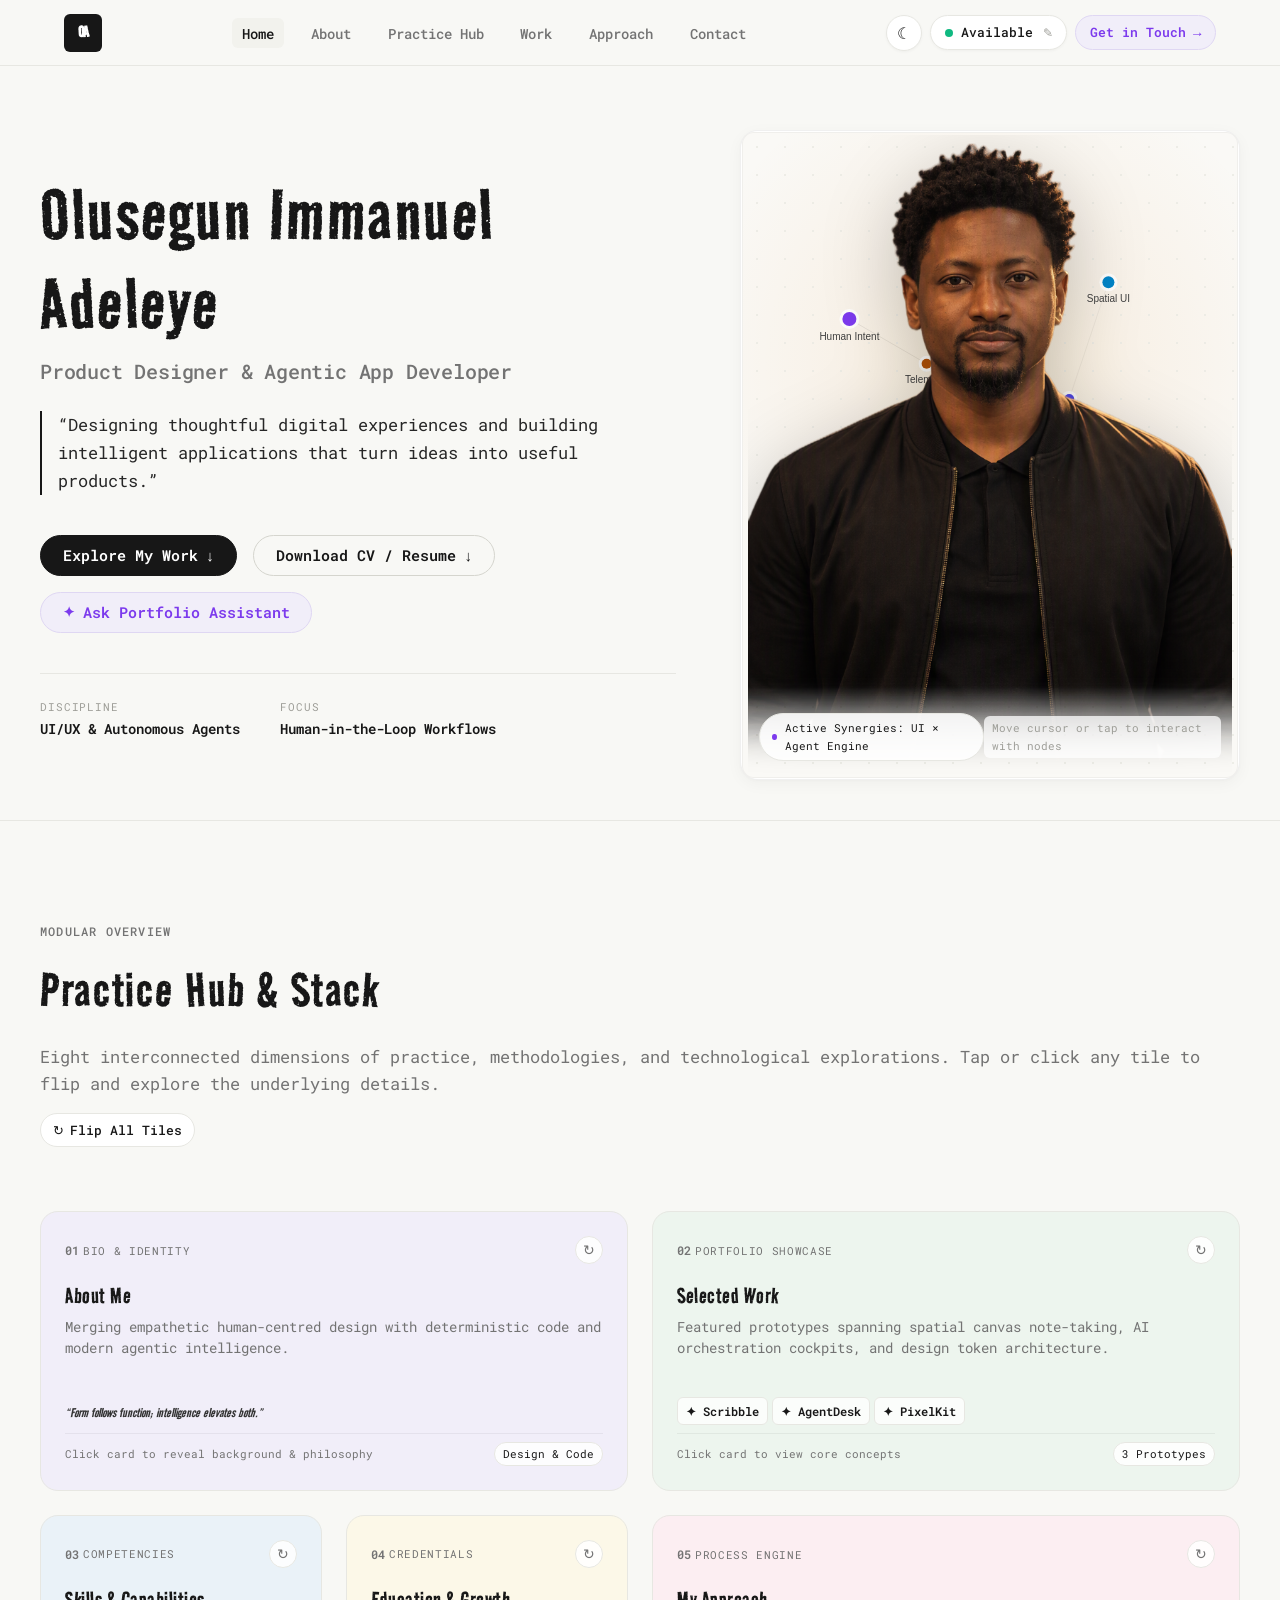
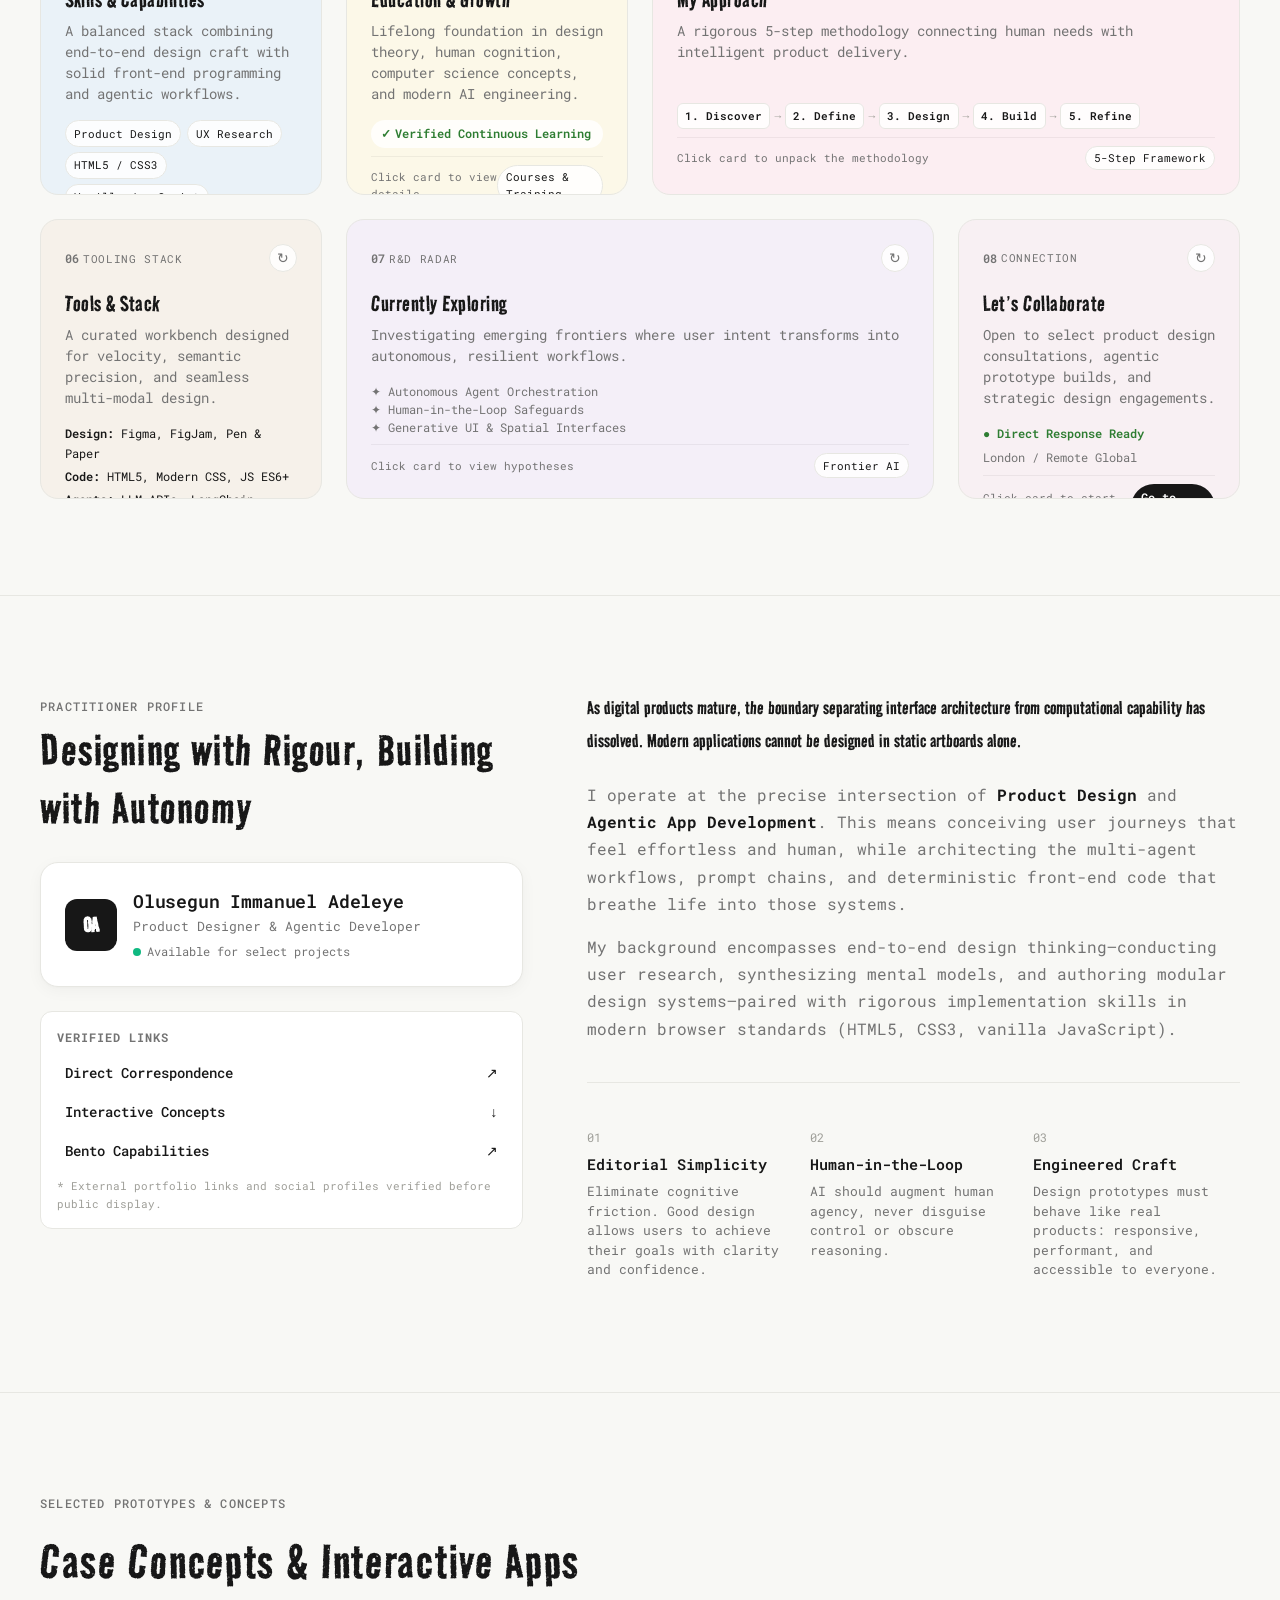
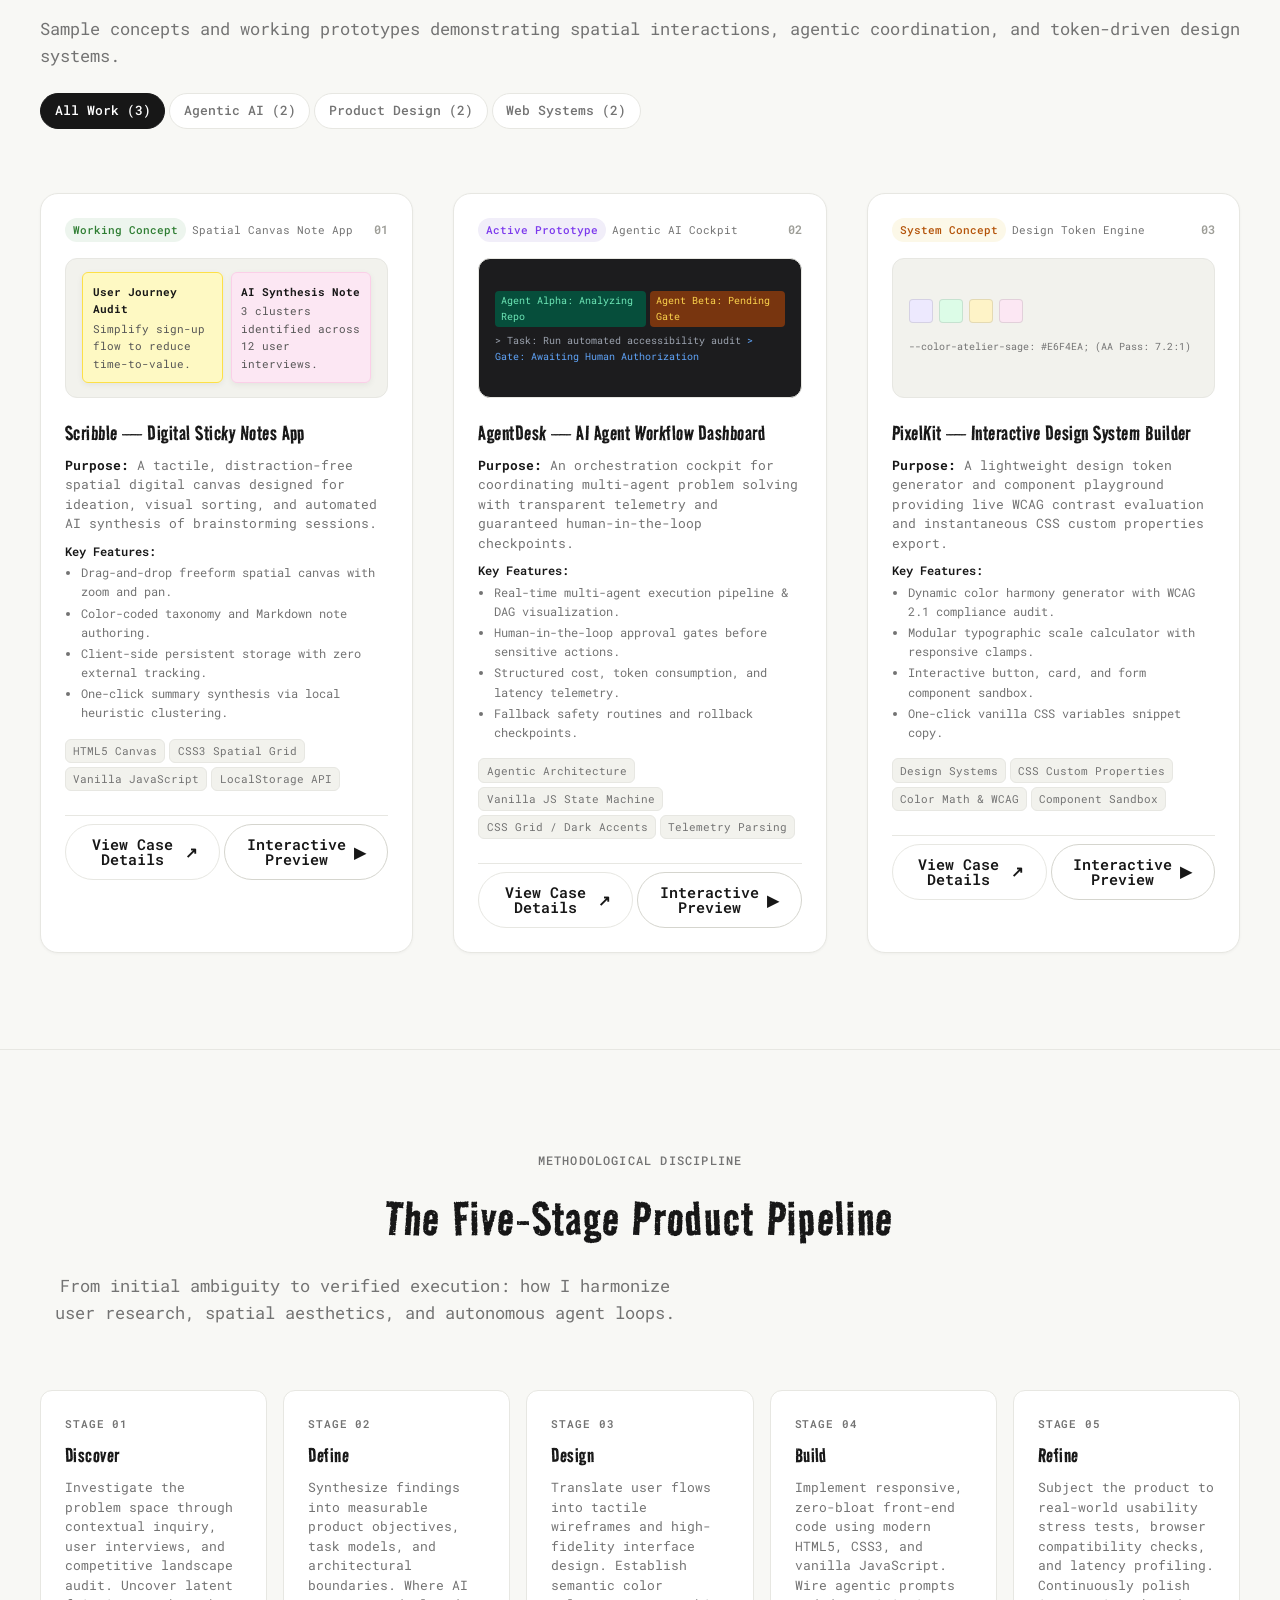
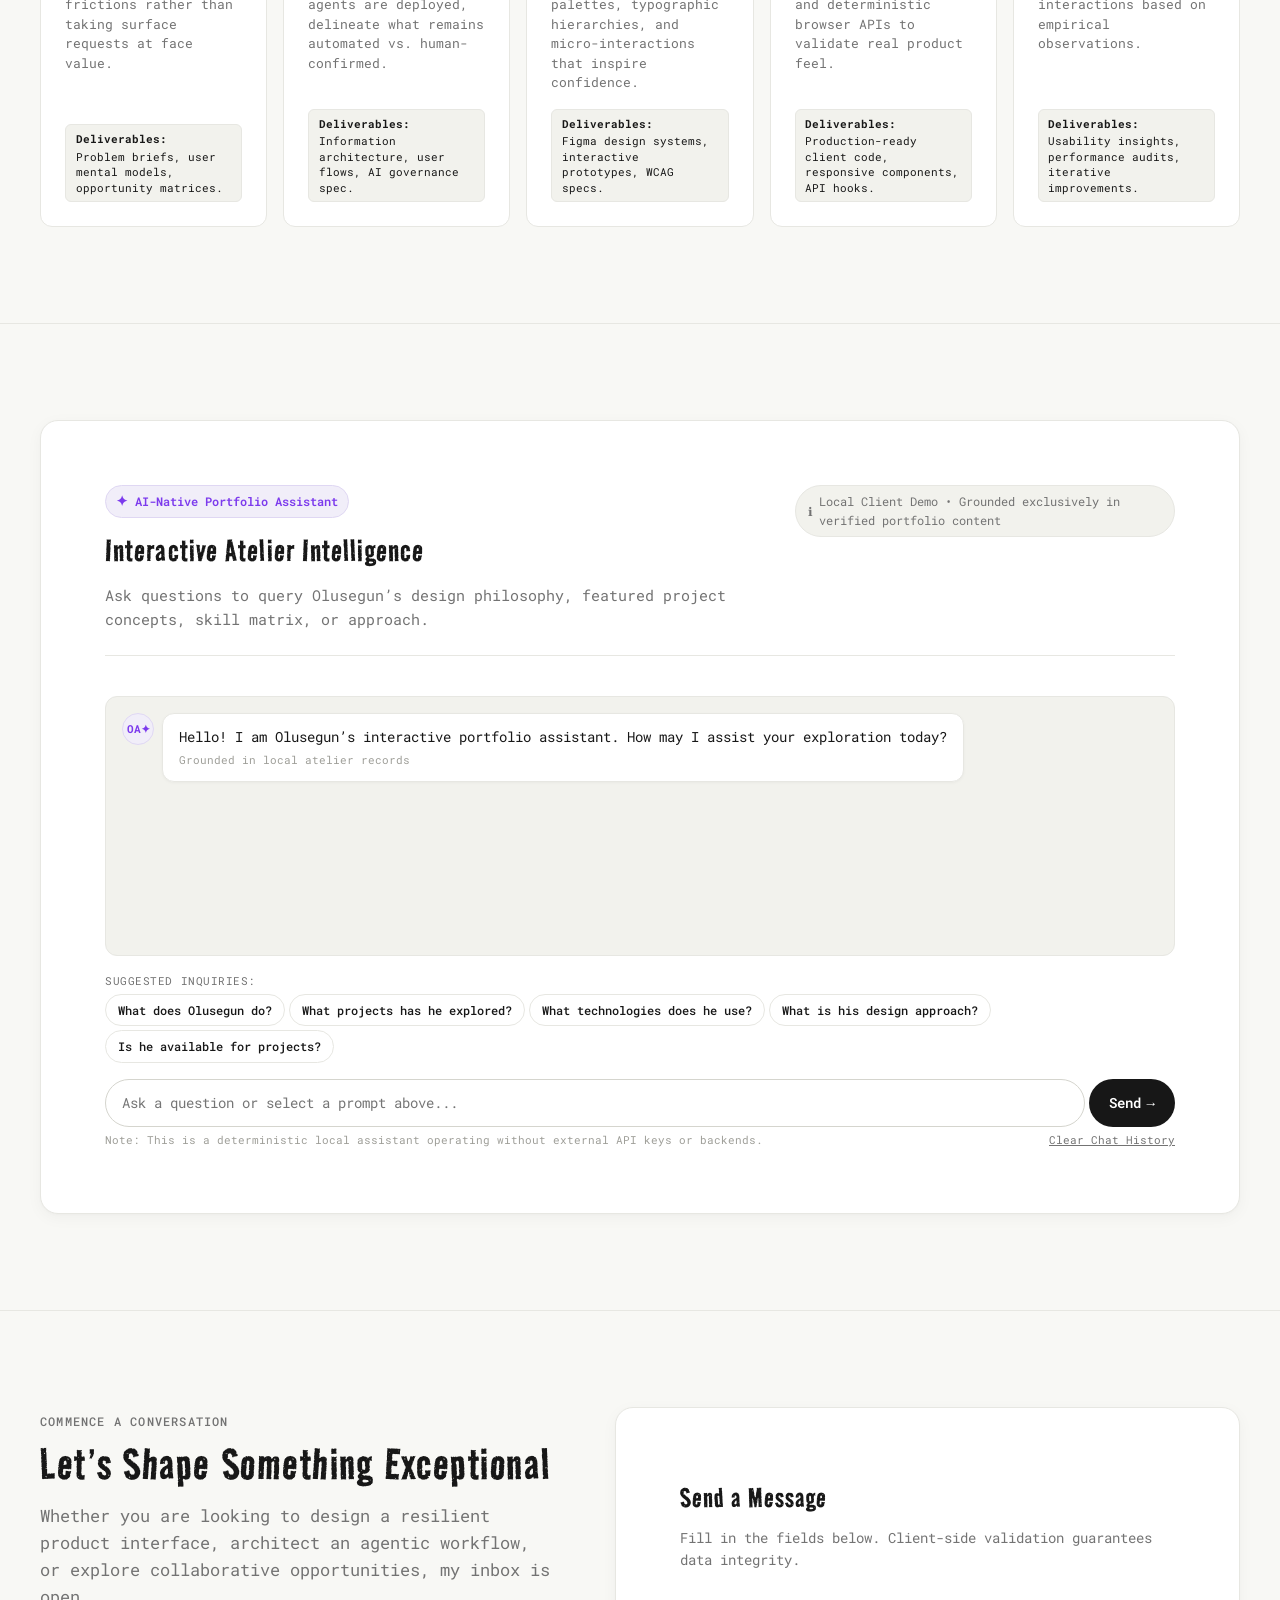
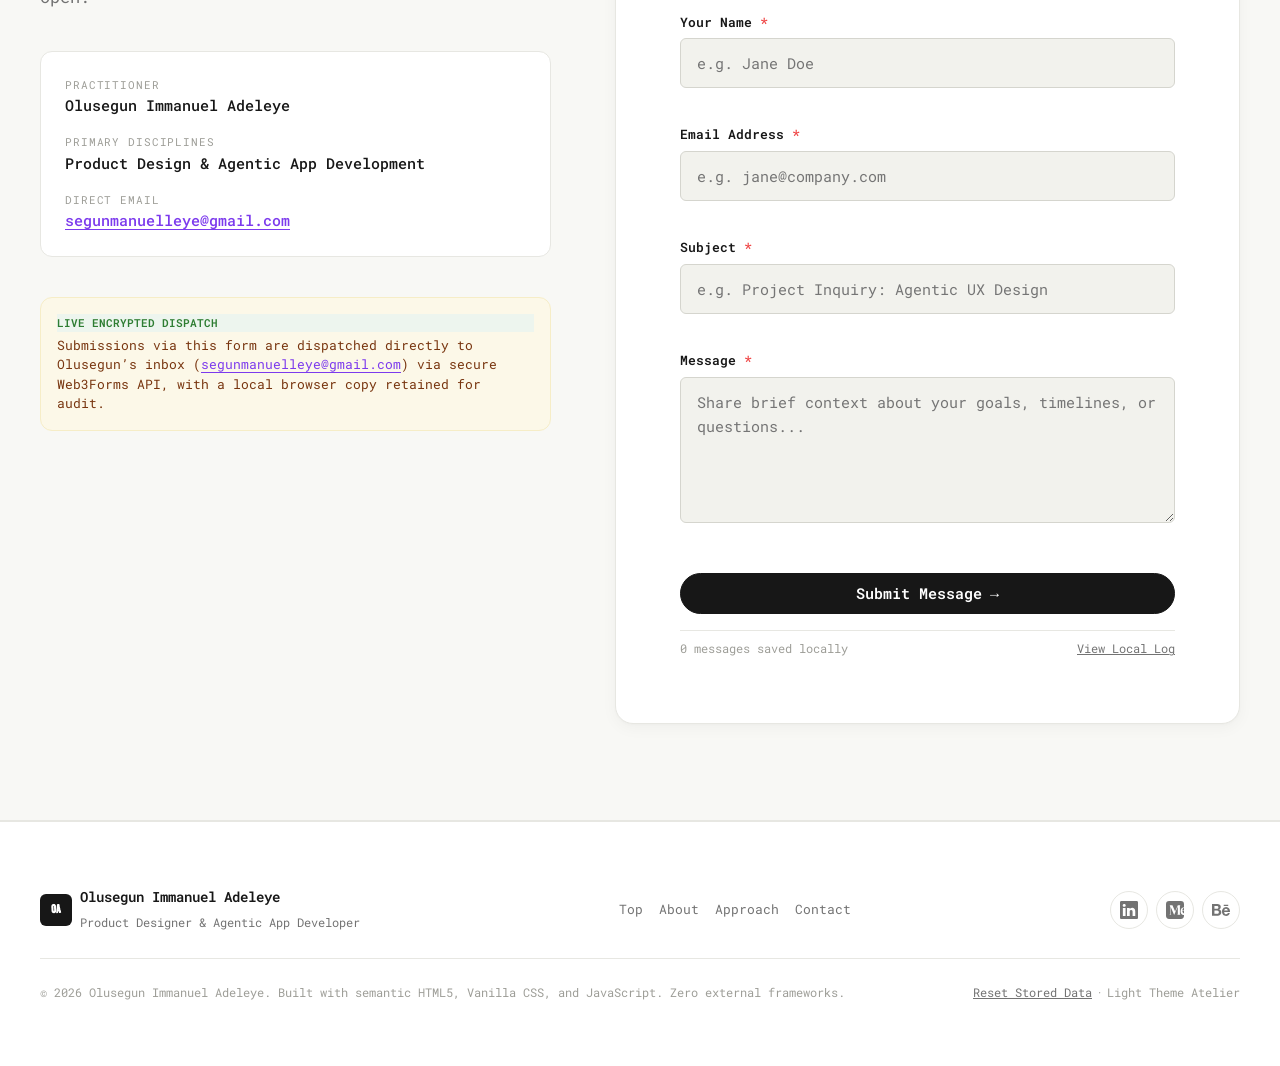
<file: index.html>
<!DOCTYPE html>
<html lang="en">

<head>
  <meta charset="UTF-8">
  <meta name="viewport" content="width=device-width, initial-scale=1.0">
  <meta name="description"
    content="Personal Portfolio of Olusegun Immanuel Adeleye — Product Designer & Agentic App Developer. Digital atelier featuring modular pastel Bento architecture and interactive AI intelligence.">
  <meta name="author" content="Olusegun Immanuel Adeleye">
  <title>Olusegun Immanuel Adeleye — Product Designer & Agentic App Developer</title>

  <!-- Favicon, theme color & social link previews -->
  <meta name="theme-color" content="#F8F8F5" media="(prefers-color-scheme: light)">
  <meta name="theme-color" content="#14140F" media="(prefers-color-scheme: dark)">
  <link rel="icon" href="favicon.svg" type="image/svg+xml">
  <link rel="canonical" href="https://oluxdesgn.com.ng/">

  <meta property="og:type" content="website">
  <meta property="og:site_name" content="Olusegun Immanuel Adeleye">
  <meta property="og:title" content="Olusegun Immanuel Adeleye — Product Designer & Agentic App Developer">
  <meta property="og:description"
    content="Digital atelier of Olusegun Immanuel Adeleye — product design, agentic app development, and interactive browser prototypes.">
  <meta property="og:url" content="https://oluxdesgn.com.ng/">
  <meta property="og:image" content="https://oluxdesgn.com.ng/og-image.png">
  <meta property="og:image:width" content="1200">
  <meta property="og:image:height" content="630">
  <meta name="twitter:card" content="summary_large_image">
  <meta name="twitter:title" content="Olusegun Immanuel Adeleye — Product Designer & Agentic App Developer">
  <meta name="twitter:description"
    content="Digital atelier of Olusegun Immanuel Adeleye — product design, agentic app development, and interactive browser prototypes.">
  <meta name="twitter:image" content="https://oluxdesgn.com.ng/og-image.png">

  <!-- Google Fonts: Road Rage for Major Headings + Roboto Mono for Body Text -->
  <link rel="preconnect" href="https://fonts.googleapis.com">
  <link rel="preconnect" href="https://fonts.gstatic.com" crossorigin>
  <link
    href="https://fonts.googleapis.com/css2?family=Road+Rage&family=Roboto+Mono:ital,wght@0,300;0,400;0,500;0,600;0,700;1,400;1,500&display=swap"
    rel="stylesheet">

  <link rel="stylesheet" href="styles.css">

  <!-- Apply saved theme before paint to prevent flash of incorrect theme -->
  <script>
    (function () {
      try {
        var raw = localStorage.getItem('oa_portfolio_theme');
        var saved = null;
        try { saved = raw ? JSON.parse(raw) : null; } catch (e) { saved = raw; }
        var theme = (saved === 'dark' || saved === 'light')
          ? saved
          : (window.matchMedia && window.matchMedia('(prefers-color-scheme: dark)').matches ? 'dark' : 'light');
        document.documentElement.setAttribute('data-theme', theme);
      } catch (e) {
        document.documentElement.setAttribute('data-theme', 'light');
      }
    })();
  </script>
</head>

<body>
  <!-- Skip to Content for Accessibility -->
  <a href="#main-content" class="skip-to-content">Skip to main content</a>

  <!-- Floating Toast Notification System -->
  <div id="toast-container" class="toast-container" aria-live="polite"></div>

  <!-- Header / Navigation Bar -->
  <header class="site-header" id="site-header">
    <div class="header-container">
      <!-- Monogram Logo -->
      <a href="#hero" class="brand-monogram" aria-label="Olusegun Immanuel Adeleye - Return to top">
        <span class="monogram-frame">OA</span>
      </a>

      <!-- Desktop Navigation Links -->
      <nav class="nav-desktop" aria-label="Primary Navigation">
        <ul class="nav-list">
          <li><a href="#hero" class="nav-link active">Home</a></li>
          <li><a href="#about-section" class="nav-link">About</a></li>
          <li><a href="#bento-section" class="nav-link">Practice Hub</a></li>
          <li><a href="#work-section" class="nav-link">Work</a></li>
          <li><a href="#approach-section" class="nav-link">Approach</a></li>
          <li><a href="#contact-section" class="nav-link">Contact</a></li>
        </ul>
      </nav>

      <!-- Availability Indicator & Quick Actions -->
      <div class="header-actions">
        <!-- Theme Toggle Button -->
        <button id="theme-toggle" class="theme-toggle-btn" type="button" aria-label="Switch to dark mode"
          aria-pressed="false" title="Toggle light and dark theme">
          <span class="theme-icon theme-icon-sun" aria-hidden="true">&#9728;&#65038;</span>
          <span class="theme-icon theme-icon-moon" aria-hidden="true">&#9790;</span>
        </button>

        <!-- Interactive Availability Pill -->
        <button id="availability-pill" class="availability-pill" aria-label="Toggle availability status editor"
          title="Click to edit availability">
          <span class="status-pulse-dot" id="status-pulse-dot"></span>
          <span class="status-label">Available</span>
          <span class="status-edit-hint" aria-hidden="true">✎</span>
        </button>

        <!-- Header CTA Action Pill -->
        <a href="#contact-section" id="header-touch-btn" class="assistant-pill-btn" aria-label="Get in Touch — Contact Form & Persistent Submissions">
          <span>Get in Touch</span>
          <span class="btn-arrow" aria-hidden="true">→</span>
        </a>

        <!-- Mobile Menu Toggle Button -->
        <button id="mobile-menu-toggle" class="mobile-menu-btn" aria-label="Open mobile navigation menu"
          aria-expanded="false" aria-controls="mobile-nav-drawer">
          <span class="menu-bar"></span>
          <span class="menu-bar"></span>
          <span class="menu-bar"></span>
        </button>
      </div>
    </div>

    <!-- Mobile Navigation Drawer -->
    <div id="mobile-nav-drawer" class="mobile-nav-drawer" aria-hidden="true">
      <ul class="mobile-nav-list">
        <li><a href="#hero" class="mobile-nav-link">Home</a></li>
        <li><a href="#about-section" class="mobile-nav-link">About</a></li>
        <li><a href="#bento-section" class="mobile-nav-link">Practice Hub</a></li>
        <li><a href="#work-section" class="mobile-nav-link">Selected Work</a></li>
        <li><a href="#approach-section" class="mobile-nav-link">My Approach</a></li>
        <li><a href="#contact-section" class="mobile-nav-link">Contact</a></li>
      </ul>
      <div class="mobile-drawer-footer">
        <button id="mobile-assistant-trigger" class="btn btn-secondary full-width">
          <span class="ai-sparkle-icon">✦</span> Chat with Portfolio Assistant
        </button>
      </div>
    </div>
  </header>

  <main id="main-content">
    <!-- Hero Section -->
    <section class="hero-section" id="hero">
      <div class="hero-container">
        <div class="hero-content">
          <h1 class="hero-title">
            Olusegun Immanuel <br>
            <span class="editorial-title-accent">Adeleye</span>
          </h1>

          <p class="hero-subtitle">
            Product Designer &amp; Agentic App Developer
          </p>

          <blockquote class="hero-statement">
            “Designing thoughtful digital experiences and building intelligent applications that turn ideas into useful
            products.”
          </blockquote>

          <div class="hero-cta-group">
            <a href="#work-section" class="btn btn-primary">
              <span>Explore My Work</span>
              <span class="btn-arrow btn-arrow-down">↓</span>
            </a>
            <a href="https://oluseguncv.tiiny.site/" target="_blank" rel="noopener noreferrer" class="btn btn-secondary" aria-label="Download CV / Resume (opens in a new tab)">
              <span>Download CV / Resume</span>
              <span class="btn-arrow btn-arrow-down">↓</span>
            </a>
            <button id="quick-assistant-btn" class="btn btn-tertiary">
              <span class="ai-sparkle-icon">✦</span>
              <span>Ask Portfolio Assistant</span>
            </button>
          </div>

          <!-- Live Atelier Meta Bar -->
          <div class="hero-meta-bar">
            <div class="meta-item">
              <span class="meta-label">DISCIPLINE</span>
              <span class="meta-value">UI/UX &amp; Autonomous Agents</span>
            </div>
            <div class="meta-item">
              <span class="meta-label">FOCUS</span>
              <span class="meta-value">Human-in-the-Loop Workflows</span>
            </div>
          </div>
        </div>

        <!-- Abstract Interactive Canvas Visual with Studio Portrait & Ambient Glow -->
        <div class="hero-visual-card" id="hero-visual-container">
          <div class="visual-canvas-wrapper" id="hero-canvas-wrapper">
            <!-- Layer 1: Adaptive Ambient Glow Backlight -->
            <div class="hero-ambient-glow" id="hero-ambient-glow" aria-hidden="true"></div>

            <!-- Layer 2: Orbiting Interactive Canvas Network (Behind Portrait) -->
            <canvas id="hero-interactive-canvas" width="500" height="642"
              aria-label="Interactive generative design &amp; agentic node graph canvas"></canvas>

            <!-- Layer 3: Studio Portrait with Smooth Velvet Bottom Fade -->
            <div class="hero-portrait-wrapper" aria-hidden="true">
              <img src="cutout pix/hero_portrait_studio.png"
                id="hero-portrait-img"
                class="hero-portrait-img"
                alt="Olusegun Immanuel Adeleye"
                loading="eager"
                decoding="async">
            </div>

            <!-- Layer 4: Floating Synergies Badge & Interactive Hint -->
            <div class="canvas-overlay-details">
              <div class="canvas-tag">
                <span class="pulse-indicator"></span>
                <span>Active Synergies: UI × Agent Engine</span>
              </div>
              <span class="canvas-tip">Move cursor or tap to interact with nodes</span>
            </div>
          </div>
        </div>
      </div>
    </section>

    <!-- Bento Portfolio Section (8 Pastel Modular Flip Tiles) -->
    <section class="bento-section" id="bento-section" aria-labelledby="bento-heading">
      <div class="section-container">
        <div class="section-header">
          <div class="section-eyebrow">MODULAR OVERVIEW</div>
          <h2 id="bento-heading" class="section-title">Practice Hub &amp; Stack</h2>
          <p class="section-description">
            Eight interconnected dimensions of practice, methodologies, and technological explorations.
            Tap or click any tile to flip and explore the underlying details.
          </p>
          <div class="bento-action-toolbar">
            <button id="flip-all-btn" class="toolbar-btn" title="Flip all tiles simultaneously">
              <span class="icon-refresh">↻</span> Flip All Tiles
            </button>
          </div>
        </div>

        <!-- Bento Grid: 8 Tiles -->
        <div class="bento-grid" id="bento-grid">

          <!-- Tile 1: About Me (Pastel Lavender) -->
          <article class="bento-card tile-lavender" data-tile-id="about" tabindex="0" role="region"
            aria-label="About Me Tile">
            <div class="card-inner">
              <!-- FRONT -->
              <div class="card-face card-front">
                <div class="tile-header">
                  <div class="tile-badge-wrapper">
                    <span class="tile-number">01</span>
                    <span class="tile-category">Bio &amp; Identity</span>
                  </div>
                  <button class="flip-trigger-btn" aria-label="Flip About Me tile to read details"
                    title="Flip to read more">
                    <span class="flip-icon">↻</span>
                  </button>
                </div>
                <div class="tile-body">
                  <h3 class="tile-title">About Me</h3>
                  <p class="tile-snippet">
                    Merging empathetic human-centred design with deterministic code and modern agentic intelligence.
                  </p>
                  <div class="tile-callout">
                    <span class="callout-quote">“Form follows function; intelligence elevates both.”</span>
                  </div>
                </div>
                <div class="tile-footer">
                  <span class="tile-hint">Click card to reveal background &amp; philosophy</span>
                  <span class="pill-tag">Design &amp; Code</span>
                </div>
              </div>
              <!-- BACK -->
              <div class="card-face card-back">
                <div class="tile-header">
                  <div class="tile-badge-wrapper">
                    <span class="tile-number">01</span>
                    <span class="tile-category">Philosophy &amp; Story</span>
                  </div>
                  <button class="flip-trigger-btn" aria-label="Flip back to front" title="Return to front">
                    <span class="flip-icon">↺</span>
                  </button>
                </div>
                <div class="tile-body back-content">
                  <h4 class="back-title">Design Philosophy</h4>
                  <p class="back-text">
                    I believe the next wave of computing requires designers who understand computational logic, and
                    developers who champion spatial aesthetics.
                  </p>
                  <p class="back-text">
                    My work bridges early UX discovery, high-fidelity design systems, and rapid browser-first prototypes
                    using modern AI agents as high-leverage collaborators.
                  </p>
                  <ul class="back-list">
                    <li><strong>Clarity Over Clutter:</strong> Unapologetic typography and meaningful whitespace.</li>
                    <li><strong>Deterministic Grounding:</strong> Trustable systems with clear human oversight.</li>
                  </ul>
                </div>
                <div class="tile-footer">
                  <a href="#about-section" class="btn-text-link internal-link">Read extended bio →</a>
                </div>
              </div>
            </div>
          </article>

          <!-- Tile 2: Selected Work (Pastel Sage) -->
          <article class="bento-card tile-sage" data-tile-id="work" tabindex="0" role="region"
            aria-label="Selected Work Tile">
            <div class="card-inner">
              <!-- FRONT -->
              <div class="card-face card-front">
                <div class="tile-header">
                  <div class="tile-badge-wrapper">
                    <span class="tile-number">02</span>
                    <span class="tile-category">Portfolio Showcase</span>
                  </div>
                  <button class="flip-trigger-btn" aria-label="Flip Selected Work tile" title="Flip to view projects">
                    <span class="flip-icon">↻</span>
                  </button>
                </div>
                <div class="tile-body">
                  <h3 class="tile-title">Selected Work</h3>
                  <p class="tile-snippet">
                    Featured prototypes spanning spatial canvas note-taking, AI orchestration cockpits, and design token
                    architecture.
                  </p>
                  <div class="mini-project-pills">
                    <span class="proj-pill">✦ Scribble</span>
                    <span class="proj-pill">✦ AgentDesk</span>
                    <span class="proj-pill">✦ PixelKit</span>
                  </div>
                </div>
                <div class="tile-footer">
                  <span class="tile-hint">Click card to view core concepts</span>
                  <span class="pill-tag">3 Prototypes</span>
                </div>
              </div>
              <!-- BACK -->
              <div class="card-face card-back">
                <div class="tile-header">
                  <div class="tile-badge-wrapper">
                    <span class="tile-number">02</span>
                    <span class="tile-category">Project Highlights</span>
                  </div>
                  <button class="flip-trigger-btn" aria-label="Flip back" title="Return to front">
                    <span class="flip-icon">↺</span>
                  </button>
                </div>
                <div class="tile-body back-content">
                  <div class="back-project-item">
                    <strong>Scribble:</strong> Digital sticky notes with real-time drag canvas &amp; AI note synthesis.
                  </div>
                  <div class="back-project-item">
                    <strong>AgentDesk:</strong> Cockpit for coordinating autonomous agents with human approvals.
                  </div>
                  <div class="back-project-item">
                    <strong>PixelKit:</strong> Interactive token generator with real-time WCAG color contrast checks.
                  </div>
                </div>
                <div class="tile-footer">
                  <a href="#work-section" class="btn-text-link internal-link">Jump to project gallery →</a>
                </div>
              </div>
            </div>
          </article>

          <!-- Tile 3: Skills (Pastel Powder Blue) -->
          <article class="bento-card tile-blue" data-tile-id="skills" tabindex="0" role="region"
            aria-label="Skills Tile">
            <div class="card-inner">
              <!-- FRONT -->
              <div class="card-face card-front">
                <div class="tile-header">
                  <div class="tile-badge-wrapper">
                    <span class="tile-number">03</span>
                    <span class="tile-category">Competencies</span>
                  </div>
                  <button class="flip-trigger-btn" aria-label="Flip Skills tile"
                    title="Flip to inspect skill breakdown">
                    <span class="flip-icon">↻</span>
                  </button>
                </div>
                <div class="tile-body">
                  <h3 class="tile-title">Skills &amp; Capabilities</h3>
                  <p class="tile-snippet">
                    A balanced stack combining end-to-end design craft with solid front-end programming and agentic
                    workflows.
                  </p>
                  <div class="tags-cluster">
                    <span class="badge-tag">Product Design</span>
                    <span class="badge-tag">UX Research</span>
                    <span class="badge-tag">HTML5 / CSS3</span>
                    <span class="badge-tag">Vanilla JavaScript</span>
                    <span class="badge-tag">Agentic Workflows</span>
                  </div>
                </div>
                <div class="tile-footer">
                  <span class="tile-hint">Click card to inspect depth</span>
                  <span class="pill-tag">Design + Code</span>
                </div>
              </div>
              <!-- BACK -->
              <div class="card-face card-back">
                <div class="tile-header">
                  <div class="tile-badge-wrapper">
                    <span class="tile-number">03</span>
                    <span class="tile-category">Proficiency Depth</span>
                  </div>
                  <button class="flip-trigger-btn" aria-label="Flip back" title="Return to front">
                    <span class="flip-icon">↺</span>
                  </button>
                </div>
                <div class="tile-body back-content">
                  <div class="skill-meter-row">
                    <span>Product &amp; UI/UX Design</span>
                    <div class="meter-bar">
                      <div class="meter-fill" style="width: 95%"></div>
                    </div>
                  </div>
                  <div class="skill-meter-row">
                    <span>Interactive Prototyping</span>
                    <div class="meter-bar">
                      <div class="meter-fill" style="width: 90%"></div>
                    </div>
                  </div>
                  <div class="skill-meter-row">
                    <span>Vanilla JS / Web APIs</span>
                    <div class="meter-bar">
                      <div class="meter-fill" style="width: 88%"></div>
                    </div>
                  </div>
                  <div class="skill-meter-row">
                    <span>Agentic Workflows &amp; LLM Systems</span>
                    <div class="meter-bar">
                      <div class="meter-fill" style="width: 85%"></div>
                    </div>
                  </div>
                </div>
                <div class="tile-footer">
                  <span class="tile-note">Continuous empirical mastery</span>
                </div>
              </div>
            </div>
          </article>

          <!-- Tile 4: Education (Pastel Butter Yellow) -->
          <article class="bento-card tile-yellow" data-tile-id="education" tabindex="0" role="region"
            aria-label="Education Tile">
            <div class="card-inner">
              <!-- FRONT -->
              <div class="card-face card-front">
                <div class="tile-header">
                  <div class="tile-badge-wrapper">
                    <span class="tile-number">04</span>
                    <span class="tile-category">Credentials</span>
                  </div>
                  <button class="flip-trigger-btn" aria-label="Flip Education tile"
                    title="Flip to see education details">
                    <span class="flip-icon">↻</span>
                  </button>
                </div>
                <div class="tile-body">
                  <h3 class="tile-title">Education &amp; Growth</h3>
                  <p class="tile-snippet">
                    Lifelong foundation in design theory, human cognition, computer science concepts, and modern AI
                    engineering.
                  </p>
                  <div class="verified-pill">
                    <span class="check-icon">✓</span> Verified Continuous Learning
                  </div>
                </div>
                <div class="tile-footer">
                  <span class="tile-hint">Click card to view details</span>
                  <span class="pill-tag">Courses &amp; Training</span>
                </div>
              </div>
              <!-- BACK -->
              <div class="card-face card-back">
                <div class="tile-header">
                  <div class="tile-badge-wrapper">
                    <span class="tile-number">04</span>
                    <span class="tile-category">Verified Track</span>
                  </div>
                  <button class="flip-trigger-btn" aria-label="Flip back" title="Return to front">
                    <span class="flip-icon">↺</span>
                  </button>
                </div>
                <div class="tile-body back-content">
                  <div class="edu-entry">
                    <span class="edu-year">Active Curriculum</span>
                    <div class="edu-degree">Autonomous Agent Architecture</div>
                    <div class="edu-school">Self-Directed Research &amp; Industry Labs</div>
                  </div>
                  <div class="edu-entry">
                    <span class="edu-year">Continuous Specialization</span>
                    <div class="edu-degree">Human-Computer Interaction &amp; UX Systems</div>
                    <div class="edu-school">Applied Design Standards</div>
                  </div>
                  <div class="edu-disclaimer">
                    <em>* Specific degree transcripts &amp; verified course credentials provided upon direct
                      request.</em>
                  </div>
                </div>
                <div class="tile-footer">
                  <a href="#contact-section" class="btn-text-link internal-link">Request full resume →</a>
                </div>
              </div>
            </div>
          </article>

          <!-- Tile 5: My Approach (Pastel Blush Pink) -->
          <article class="bento-card tile-pink" data-tile-id="approach" tabindex="0" role="region"
            aria-label="My Approach Tile">
            <div class="card-inner">
              <!-- FRONT -->
              <div class="card-face card-front">
                <div class="tile-header">
                  <div class="tile-badge-wrapper">
                    <span class="tile-number">05</span>
                    <span class="tile-category">Process Engine</span>
                  </div>
                  <button class="flip-trigger-btn" aria-label="Flip Approach tile"
                    title="Flip to explore 5-step process">
                    <span class="flip-icon">↻</span>
                  </button>
                </div>
                <div class="tile-body">
                  <h3 class="tile-title">My Approach</h3>
                  <p class="tile-snippet">
                    A rigorous 5-step methodology connecting human needs with intelligent product delivery.
                  </p>
                  <div class="process-strip">
                    <span class="step-chip">1. Discover</span>
                    <span class="step-arrow">→</span>
                    <span class="step-chip">2. Define</span>
                    <span class="step-arrow">→</span>
                    <span class="step-chip">3. Design</span>
                    <span class="step-arrow">→</span>
                    <span class="step-chip">4. Build</span>
                    <span class="step-arrow">→</span>
                    <span class="step-chip">5. Refine</span>
                  </div>
                </div>
                <div class="tile-footer">
                  <span class="tile-hint">Click card to unpack the methodology</span>
                  <span class="pill-tag">5-Step Framework</span>
                </div>
              </div>
              <!-- BACK -->
              <div class="card-face card-back">
                <div class="tile-header">
                  <div class="tile-badge-wrapper">
                    <span class="tile-number">05</span>
                    <span class="tile-category">Execution Blueprint</span>
                  </div>
                  <button class="flip-trigger-btn" aria-label="Flip back" title="Return to front">
                    <span class="flip-icon">↺</span>
                  </button>
                </div>
                <div class="tile-body back-content">
                  <ol class="back-steps-list">
                    <li><strong>Discover:</strong> Uncover the core user friction and context.</li>
                    <li><strong>Define:</strong> Map technical boundaries and behavioral models.</li>
                    <li><strong>Design:</strong> Create resilient UI systems and tactile ergonomics.</li>
                    <li><strong>Build:</strong> Prototype directly with browser technologies.</li>
                    <li><strong>Refine:</strong> Measure cognitive load and fine-tune agent telemetry.</li>
                  </ol>
                </div>
                <div class="tile-footer">
                  <a href="#approach-section" class="btn-text-link internal-link">View in-depth diagram →</a>
                </div>
              </div>
            </div>
          </article>

          <!-- Tile 6: Tools & Technologies (Pastel Beige / Warm Sand) -->
          <article class="bento-card tile-beige" data-tile-id="tools" tabindex="0" role="region"
            aria-label="Tools and Technologies Tile">
            <div class="card-inner">
              <!-- FRONT -->
              <div class="card-face card-front">
                <div class="tile-header">
                  <div class="tile-badge-wrapper">
                    <span class="tile-number">06</span>
                    <span class="tile-category">Tooling Stack</span>
                  </div>
                  <button class="flip-trigger-btn" aria-label="Flip Tools tile" title="Flip to see tooling breakdown">
                    <span class="flip-icon">↻</span>
                  </button>
                </div>
                <div class="tile-body">
                  <h3 class="tile-title">Tools &amp; Stack</h3>
                  <p class="tile-snippet">
                    A curated workbench designed for velocity, semantic precision, and seamless multi-modal design.
                  </p>
                  <div class="tooling-groups-preview">
                    <div class="tool-preview-line"><span class="tool-cat">Design:</span> Figma, FigJam, Pen &amp; Paper
                    </div>
                    <div class="tool-preview-line"><span class="tool-cat">Code:</span> HTML5, Modern CSS, JS ES6+</div>
                    <div class="tool-preview-line"><span class="tool-cat">Agents:</span> LLM APIs, LangChain, Cursor
                    </div>
                  </div>
                </div>
                <div class="tile-footer">
                  <span class="tile-hint">Click card to inspect full toolkit</span>
                  <span class="pill-tag">Grouped Stack</span>
                </div>
              </div>
              <!-- BACK -->
              <div class="card-face card-back">
                <div class="tile-header">
                  <div class="tile-badge-wrapper">
                    <span class="tile-number">06</span>
                    <span class="tile-category">Workbench Rationale</span>
                  </div>
                  <button class="flip-trigger-btn" aria-label="Flip back" title="Return to front">
                    <span class="flip-icon">↺</span>
                  </button>
                </div>
                <div class="tile-body back-content">
                  <div class="tool-group">
                    <strong>Design &amp; Prototyping:</strong>
                    <span>Figma, Component Tokens, Interactive Wireframes, Micro-interaction logic</span>
                  </div>
                  <div class="tool-group">
                    <strong>Front-end Engineering:</strong>
                    <span>Semantic HTML5, CSS Grid/Flexbox/Custom Properties, Vanilla JS, Web APIs</span>
                  </div>
                  <div class="tool-group">
                    <strong>AI &amp; Agent Infrastructure:</strong>
                    <span>Context Engineering, Prompt Evaluation, Local Vector Store prototypes</span>
                  </div>
                </div>
                <div class="tile-footer">
                  <span class="tile-note">Zero dependency bloat</span>
                </div>
              </div>
            </div>
          </article>

          <!-- Tile 7: Currently Exploring (Pastel Lavender-Sage Duo) -->
          <article class="bento-card tile-lavender-accent" data-tile-id="exploring" tabindex="0" role="region"
            aria-label="Currently Exploring Tile">
            <div class="card-inner">
              <!-- FRONT -->
              <div class="card-face card-front">
                <div class="tile-header">
                  <div class="tile-badge-wrapper">
                    <span class="tile-number">07</span>
                    <span class="tile-category">R&amp;D Radar</span>
                  </div>
                  <button class="flip-trigger-btn" aria-label="Flip Exploring tile"
                    title="Flip to see current research">
                    <span class="flip-icon">↻</span>
                  </button>
                </div>
                <div class="tile-body">
                  <h3 class="tile-title">Currently Exploring</h3>
                  <p class="tile-snippet">
                    Investigating emerging frontiers where user intent transforms into autonomous, resilient workflows.
                  </p>
                  <ul class="exploration-preview-list">
                    <li>✦ Autonomous Agent Orchestration</li>
                    <li>✦ Human-in-the-Loop Safeguards</li>
                    <li>✦ Generative UI &amp; Spatial Interfaces</li>
                  </ul>
                </div>
                <div class="tile-footer">
                  <span class="tile-hint">Click card to view hypotheses</span>
                  <span class="pill-tag">Frontier AI</span>
                </div>
              </div>
              <!-- BACK -->
              <div class="card-face card-back">
                <div class="tile-header">
                  <div class="tile-badge-wrapper">
                    <span class="tile-number">07</span>
                    <span class="tile-category">Active Hypotheses</span>
                  </div>
                  <button class="flip-trigger-btn" aria-label="Flip back" title="Return to front">
                    <span class="flip-icon">↺</span>
                  </button>
                </div>
                <div class="tile-body back-content">
                  <h4 class="back-title">Current Research Themes</h4>
                  <p class="back-text">
                    <strong>Agent Feedback Loops:</strong> How to design UI feedback so users feel completely in control
                    of autonomous multi-agent task execution.
                  </p>
                  <p class="back-text">
                    <strong>Ephemeral UI:</strong> Interfaces generated on demand by AI models that vanish when the task
                    is resolved, reducing visual debt.
                  </p>
                </div>
                <div class="tile-footer">
                  <span class="tile-note">Writing notes &amp; prototypes</span>
                </div>
              </div>
            </div>
          </article>

          <!-- Tile 8: Contact & Inquiries (Pastel Powder Blue-Rose) -->
          <article class="bento-card tile-soft-rose" data-tile-id="contact-tile" tabindex="0" role="region"
            aria-label="Contact Tile">
            <div class="card-inner">
              <!-- FRONT -->
              <div class="card-face card-front">
                <div class="tile-header">
                  <div class="tile-badge-wrapper">
                    <span class="tile-number">08</span>
                    <span class="tile-category">Connection</span>
                  </div>
                  <button class="flip-trigger-btn" aria-label="Flip Contact tile" title="Flip to see contact options">
                    <span class="flip-icon">↻</span>
                  </button>
                </div>
                <div class="tile-body">
                  <h3 class="tile-title">Let’s Collaborate</h3>
                  <p class="tile-snippet">
                    Open to select product design consultations, agentic prototype builds, and strategic design
                    engagements.
                  </p>
                  <div class="tile-contact-badges">
                    <span class="contact-indicator">● Direct Response Ready</span>
                    <span class="contact-location">London / Remote Global</span>
                  </div>
                </div>
                <div class="tile-footer">
                  <span class="tile-hint">Click card to start dialogue</span>
                  <a href="#contact-section" class="card-pill-btn internal-link" onclick="event.stopPropagation()">Go to
                    Form →</a>
                </div>
              </div>
              <!-- BACK -->
              <div class="card-face card-back">
                <div class="tile-header">
                  <div class="tile-badge-wrapper">
                    <span class="tile-number">08</span>
                    <span class="tile-category">Channel Options</span>
                  </div>
                  <button class="flip-trigger-btn" aria-label="Flip back" title="Return to front">
                    <span class="flip-icon">↺</span>
                  </button>
                </div>
                <div class="tile-body back-content">
                  <h4 class="back-title">Direct Inquiries</h4>
                  <p class="back-text">
                    Use the contact section below to draft a validated message, or reach out directly for consulting
                    proposals.
                  </p>
                  <div class="contact-direct-box">
                    <span class="direct-label">Email:</span>
                    <span class="direct-email">segunmanuelleye@gmail.com</span>
                    <button id="copy-email-tile-btn" class="btn-micro" onclick="event.stopPropagation()">Copy
                      Address</button>
                  </div>
                </div>
                <div class="tile-footer">
                  <a href="#contact-section" class="btn-text-link internal-link">Open contact form →</a>
                </div>
              </div>
            </div>
          </article>

        </div>
      </div>
    </section>

    <!-- Deep-Dive: About Section -->
    <section class="about-section" id="about-section">
      <div class="section-container">
        <div class="about-grid">
          <div class="about-sidebar">
            <span class="section-eyebrow">PRACTITIONER PROFILE</span>
            <h2 class="editorial-heading">Designing with Rigour, Building with Autonomy</h2>
            <div class="profile-card">
              <div class="avatar-monogram">OA</div>
              <div class="profile-details">
                <h3 class="profile-name">Olusegun Immanuel Adeleye</h3>
                <p class="profile-title">Product Designer &amp; Agentic Developer</p>
                <div class="profile-status">
                  <span class="status-pulse-dot"></span>
                  <span id="about-status-text">Available for select projects</span>
                </div>
              </div>
            </div>

            <div class="profile-links-block">
              <h4 class="sidebar-subheading">Verified Links</h4>
              <ul class="verified-links-list">
                <li>
                  <a href="#contact-section" class="profile-link">
                    <span class="link-label">Direct Correspondence</span>
                    <span class="link-arrow">↗</span>
                  </a>
                </li>
                <li>
                  <a href="#work-section" class="profile-link">
                    <span class="link-label">Interactive Concepts</span>
                    <span class="link-arrow">↓</span>
                  </a>
                </li>
                <li>
                  <a href="#bento-section" class="profile-link">
                    <span class="link-label">Bento Capabilities</span>
                    <span class="link-arrow">↗</span>
                  </a>
                </li>
              </ul>
              <p class="sidebar-caption">
                * External portfolio links and social profiles verified before public display.
              </p>
            </div>
          </div>

          <div class="about-narrative">
            <div class="editorial-lead">
              <p>
                As digital products mature, the boundary separating interface architecture from computational capability
                has dissolved. Modern applications cannot be designed in static artboards alone.
              </p>
            </div>
            <div class="narrative-body">
              <p>
                I operate at the precise intersection of <strong>Product Design</strong> and <strong>Agentic App
                  Development</strong>. This means conceiving user journeys that feel effortless and human, while
                architecting the multi-agent workflows, prompt chains, and deterministic front-end code that breathe
                life into those systems.
              </p>
              <p>
                My background encompasses end-to-end design thinking—conducting user research, synthesizing mental
                models, and authoring modular design systems—paired with rigorous implementation skills in modern
                browser standards (HTML5, CSS3, vanilla JavaScript).
              </p>

              <div class="values-grid">
                <div class="value-item">
                  <span class="value-num">01</span>
                  <h4>Editorial Simplicity</h4>
                  <p>Eliminate cognitive friction. Good design allows users to achieve their goals with clarity and
                    confidence.</p>
                </div>
                <div class="value-item">
                  <span class="value-num">02</span>
                  <h4>Human-in-the-Loop</h4>
                  <p>AI should augment human agency, never disguise control or obscure reasoning.</p>
                </div>
                <div class="value-item">
                  <span class="value-num">03</span>
                  <h4>Engineered Craft</h4>
                  <p>Design prototypes must behave like real products: responsive, performant, and accessible to
                    everyone.</p>
                </div>
              </div>
            </div>
          </div>
        </div>
      </div>
    </section>

    <!-- Deep-Dive: Project Showcase Section -->
    <section class="work-section" id="work-section" aria-labelledby="work-heading">
      <div class="section-container">
        <div class="section-header">
          <div class="section-eyebrow">SELECTED PROTOTYPES &amp; CONCEPTS</div>
          <h2 id="work-heading" class="section-title">Case Concepts &amp; Interactive Apps</h2>
          <p class="section-description">
            Sample concepts and working prototypes demonstrating spatial interactions, agentic coordination, and
            token-driven design systems.
          </p>

          <!-- Interactive Filters -->
          <div class="project-filters" role="tablist" aria-label="Filter projects by category">
            <button class="filter-btn active" data-filter="all" role="tab" aria-selected="true">All Work (3)</button>
            <button class="filter-btn" data-filter="agentic" role="tab" aria-selected="false">Agentic AI (2)</button>
            <button class="filter-btn" data-filter="product-design" role="tab" aria-selected="false">Product Design
              (2)</button>
            <button class="filter-btn" data-filter="web-app" role="tab" aria-selected="false">Web Systems (2)</button>
          </div>
        </div>

        <!-- Projects Grid -->
        <div class="projects-grid" id="projects-grid">

          <!-- Project 1: Scribble -->
          <article class="project-card" data-category="web-app product-design" data-project-id="scribble">
            <div class="project-card-header">
              <div class="project-meta-tags">
                <span class="status-badge badge-active">Working Concept</span>
                <span class="type-badge">Spatial Canvas Note App</span>
              </div>
              <span class="project-index">01</span>
            </div>

            <div class="project-visual-preview preview-scribble">
              <div class="mock-canvas">
                <div class="mock-note note-yellow">
                  <span class="note-pin"></span>
                  <p class="note-title">User Journey Audit</p>
                  <p class="note-snippet">Simplify sign-up flow to reduce time-to-value.</p>
                </div>
                <div class="mock-note note-pink">
                  <span class="note-pin"></span>
                  <p class="note-title">AI Synthesis Note</p>
                  <p class="note-snippet">3 clusters identified across 12 user interviews.</p>
                </div>
              </div>
            </div>

            <div class="project-content">
              <h3 class="project-title">Scribble — Digital Sticky Notes App</h3>
              <p class="project-purpose">
                <strong>Purpose:</strong> A tactile, distraction-free spatial digital canvas designed for ideation,
                visual sorting, and automated AI synthesis of brainstorming sessions.
              </p>

              <div class="project-features-list">
                <span class="feature-label">Key Features:</span>
                <ul>
                  <li>Drag-and-drop freeform spatial canvas with zoom and pan.</li>
                  <li>Color-coded taxonomy and Markdown note authoring.</li>
                  <li>Client-side persistent storage with zero external tracking.</li>
                  <li>One-click summary synthesis via local heuristic clustering.</li>
                </ul>
              </div>

              <div class="tech-tags-row">
                <span class="tech-tag">HTML5 Canvas</span>
                <span class="tech-tag">CSS3 Spatial Grid</span>
                <span class="tech-tag">Vanilla JavaScript</span>
                <span class="tech-tag">LocalStorage API</span>
              </div>

              <div class="project-actions">
                <button class="btn btn-outline preview-modal-trigger" data-project="scribble">
                  <span>View Case Details</span>
                  <span class="action-icon">↗</span>
                </button>
                <button class="btn btn-secondary interactive-demo-trigger" data-demo="scribble">
                  <span>Interactive Preview</span>
                  <span class="action-icon">▶</span>
                </button>
              </div>
            </div>
          </article>

          <!-- Project 2: AgentDesk -->
          <article class="project-card" data-category="agentic web-app" data-project-id="agentdesk">
            <div class="project-card-header">
              <div class="project-meta-tags">
                <span class="status-badge badge-wip">Active Prototype</span>
                <span class="type-badge">Agentic AI Cockpit</span>
              </div>
              <span class="project-index">02</span>
            </div>

            <div class="project-visual-preview preview-agentdesk">
              <div class="mock-cockpit">
                <div class="cockpit-bar">
                  <span class="agent-chip agent-active">Agent Alpha: Analyzing Repo</span>
                  <span class="agent-chip agent-pending">Agent Beta: Pending Gate</span>
                </div>
                <div class="cockpit-log">
                  <span class="log-line">> Task: Run automated accessibility audit</span>
                  <span class="log-line highlight">> Gate: Awaiting Human Authorization</span>
                </div>
              </div>
            </div>

            <div class="project-content">
              <h3 class="project-title">AgentDesk — AI Agent Workflow Dashboard</h3>
              <p class="project-purpose">
                <strong>Purpose:</strong> An orchestration cockpit for coordinating multi-agent problem solving with
                transparent telemetry and guaranteed human-in-the-loop checkpoints.
              </p>

              <div class="project-features-list">
                <span class="feature-label">Key Features:</span>
                <ul>
                  <li>Real-time multi-agent execution pipeline &amp; DAG visualization.</li>
                  <li>Human-in-the-loop approval gates before sensitive actions.</li>
                  <li>Structured cost, token consumption, and latency telemetry.</li>
                  <li>Fallback safety routines and rollback checkpoints.</li>
                </ul>
              </div>

              <div class="tech-tags-row">
                <span class="tech-tag">Agentic Architecture</span>
                <span class="tech-tag">Vanilla JS State Machine</span>
                <span class="tech-tag">CSS Grid / Dark Accents</span>
                <span class="tech-tag">Telemetry Parsing</span>
              </div>

              <div class="project-actions">
                <button class="btn btn-outline preview-modal-trigger" data-project="agentdesk">
                  <span>View Case Details</span>
                  <span class="action-icon">↗</span>
                </button>
                <button class="btn btn-secondary interactive-demo-trigger" data-demo="agentdesk">
                  <span>Interactive Preview</span>
                  <span class="action-icon">▶</span>
                </button>
              </div>
            </div>
          </article>

          <!-- Project 3: PixelKit -->
          <article class="project-card" data-category="product-design web-app" data-project-id="pixelkit">
            <div class="project-card-header">
              <div class="project-meta-tags">
                <span class="status-badge badge-concept">System Concept</span>
                <span class="type-badge">Design Token Engine</span>
              </div>
              <span class="project-index">03</span>
            </div>

            <div class="project-visual-preview preview-pixelkit">
              <div class="mock-token-engine">
                <div class="token-swatches">
                  <div class="swatch swatch-1"></div>
                  <div class="swatch swatch-2"></div>
                  <div class="swatch swatch-3"></div>
                  <div class="swatch swatch-4"></div>
                </div>
                <div class="token-spec">
                  <code>--color-atelier-sage: #E6F4EA; (AA Pass: 7.2:1)</code>
                </div>
              </div>
            </div>

            <div class="project-content">
              <h3 class="project-title">PixelKit — Interactive Design System Builder</h3>
              <p class="project-purpose">
                <strong>Purpose:</strong> A lightweight design token generator and component playground providing live
                WCAG contrast evaluation and instantaneous CSS custom properties export.
              </p>

              <div class="project-features-list">
                <span class="feature-label">Key Features:</span>
                <ul>
                  <li>Dynamic color harmony generator with WCAG 2.1 compliance audit.</li>
                  <li>Modular typographic scale calculator with responsive clamps.</li>
                  <li>Interactive button, card, and form component sandbox.</li>
                  <li>One-click vanilla CSS variables snippet copy.</li>
                </ul>
              </div>

              <div class="tech-tags-row">
                <span class="tech-tag">Design Systems</span>
                <span class="tech-tag">CSS Custom Properties</span>
                <span class="tech-tag">Color Math &amp; WCAG</span>
                <span class="tech-tag">Component Sandbox</span>
              </div>

              <div class="project-actions">
                <button class="btn btn-outline preview-modal-trigger" data-project="pixelkit">
                  <span>View Case Details</span>
                  <span class="action-icon">↗</span>
                </button>
                <button class="btn btn-secondary interactive-demo-trigger" data-demo="pixelkit">
                  <span>Interactive Preview</span>
                  <span class="action-icon">▶</span>
                </button>
              </div>
            </div>
          </article>

        </div>
      </div>
    </section>

    <!-- Deep-Dive: Methodology / My Approach Section -->
    <section class="approach-section" id="approach-section" aria-labelledby="approach-heading">
      <div class="section-container">
        <div class="section-header text-center">
          <div class="section-eyebrow">METHODOLOGICAL DISCIPLINE</div>
          <h2 id="approach-heading" class="section-title">The Five-Stage Product Pipeline</h2>
          <p class="section-description max-w-650">
            From initial ambiguity to verified execution: how I harmonize user research, spatial aesthetics, and
            autonomous agent loops.
          </p>
        </div>

        <div class="approach-pipeline">
          <div class="pipeline-card">
            <div class="pipeline-step-badge">Stage 01</div>
            <h3 class="pipeline-title">Discover</h3>
            <p class="pipeline-text">
              Investigate the problem space through contextual inquiry, user interviews, and competitive landscape
              audit. Uncover latent frictions rather than taking surface requests at face value.
            </p>
            <div class="pipeline-deliverable">
              <strong>Deliverables:</strong> Problem briefs, user mental models, opportunity matrices.
            </div>
          </div>

          <div class="pipeline-card">
            <div class="pipeline-step-badge">Stage 02</div>
            <h3 class="pipeline-title">Define</h3>
            <p class="pipeline-text">
              Synthesize findings into measurable product objectives, task models, and architectural boundaries. Where
              AI agents are deployed, delineate what remains automated vs. human-confirmed.
            </p>
            <div class="pipeline-deliverable">
              <strong>Deliverables:</strong> Information architecture, user flows, AI governance spec.
            </div>
          </div>

          <div class="pipeline-card">
            <div class="pipeline-step-badge">Stage 03</div>
            <h3 class="pipeline-title">Design</h3>
            <p class="pipeline-text">
              Translate user flows into tactile wireframes and high-fidelity interface design. Establish semantic color
              palettes, typographic hierarchies, and micro-interactions that inspire confidence.
            </p>
            <div class="pipeline-deliverable">
              <strong>Deliverables:</strong> Figma design systems, interactive prototypes, WCAG specs.
            </div>
          </div>

          <div class="pipeline-card">
            <div class="pipeline-step-badge">Stage 04</div>
            <h3 class="pipeline-title">Build</h3>
            <p class="pipeline-text">
              Implement responsive, zero-bloat front-end code using modern HTML5, CSS3, and vanilla JavaScript. Wire
              agentic prompts and deterministic browser APIs to validate real product feel.
            </p>
            <div class="pipeline-deliverable">
              <strong>Deliverables:</strong> Production-ready client code, responsive components, API hooks.
            </div>
          </div>

          <div class="pipeline-card">
            <div class="pipeline-step-badge">Stage 05</div>
            <h3 class="pipeline-title">Refine</h3>
            <p class="pipeline-text">
              Subject the product to real-world usability stress tests, browser compatibility checks, and latency
              profiling. Continuously polish interactions based on empirical observations.
            </p>
            <div class="pipeline-deliverable">
              <strong>Deliverables:</strong> Usability insights, performance audits, iterative improvements.
            </div>
          </div>
        </div>
      </div>
    </section>

    <!-- AI-Native Interaction: Portfolio Assistant Hub -->
    <section class="assistant-section" id="assistant-section" aria-labelledby="assistant-heading">
      <div class="section-container">
        <div class="assistant-card">
          <div class="assistant-header">
            <div class="assistant-title-group">
              <div class="assistant-badge">
                <span class="ai-sparkle-icon">✦</span>
                <span>AI-Native Portfolio Assistant</span>
              </div>
              <h2 id="assistant-heading" class="assistant-heading">Interactive Atelier Intelligence</h2>
              <p class="assistant-subtext">
                Ask questions to query Olusegun’s design philosophy, featured project concepts, skill matrix, or
                approach.
              </p>
            </div>
            <div class="assistant-disclaimer-pill">
              <span class="info-icon">ℹ</span>
              <span>Local Client Demo • Grounded exclusively in verified portfolio content</span>
            </div>
          </div>

          <!-- Assistant Conversation Box -->
          <div class="assistant-chat-container">
            <!-- Messages Scroll Area -->
            <div class="chat-messages-area" id="chat-messages-area" role="log" aria-live="polite">
              <!-- Initial Welcome Message -->
              <div class="chat-message message-assistant">
                <div class="avatar-assistant">OA✦</div>
                <div class="message-bubble">
                  <p class="message-text">
                    Hello! I am Olusegun’s interactive portfolio assistant. How may I assist your exploration today?
                  </p>
                  <p class="message-meta">Grounded in local atelier records</p>
                </div>
              </div>
            </div>

            <!-- Predefined Question Prompts -->
            <div class="predefined-prompts-bar">
              <span class="prompts-label">Suggested Inquiries:</span>
              <div class="prompt-chips-wrapper">
                <button class="prompt-chip" data-question="What does Olusegun do?">
                  What does Olusegun do?
                </button>
                <button class="prompt-chip" data-question="What projects has he explored?">
                  What projects has he explored?
                </button>
                <button class="prompt-chip" data-question="What technologies does he use?">
                  What technologies does he use?
                </button>
                <button class="prompt-chip" data-question="What is his design & development approach?">
                  What is his design approach?
                </button>
                <button class="prompt-chip" data-question="Is Olusegun available for projects?">
                  Is he available for projects?
                </button>
              </div>
            </div>

            <!-- User Input Form -->
            <form id="assistant-input-form" class="assistant-input-form" onsubmit="return false;">
              <div class="input-wrapper">
                <label for="assistant-user-query" class="visually-hidden">Ask a question about Olusegun's
                  portfolio</label>
                <input type="text" id="assistant-user-query" class="chat-input-field"
                  placeholder="Ask a question or select a prompt above..." autocomplete="off">
                <button type="submit" id="assistant-send-btn" class="chat-send-btn" aria-label="Send query">
                  <span>Send</span>
                  <span class="send-arrow">→</span>
                </button>
              </div>
              <div class="input-subhint">
                <span>Note: This is a deterministic local assistant operating without external API keys or
                  backends.</span>
                <button type="button" id="clear-chat-btn" class="clear-chat-btn">Clear Chat History</button>
              </div>
            </form>
          </div>
        </div>
      </div>
    </section>

    <!-- Contact & Direct Inquiries Section -->
    <section class="contact-section" id="contact-section" aria-labelledby="contact-heading">
      <div class="section-container">
        <div class="contact-grid">

          <!-- Contact Left: Editorial Information -->
          <div class="contact-info-column">
            <span class="section-eyebrow">COMMENCE A CONVERSATION</span>
            <h2 id="contact-heading" class="editorial-heading">Let’s Shape Something Exceptional</h2>
            <p class="contact-lead-text">
              Whether you are looking to design a resilient product interface, architect an agentic workflow, or explore
              collaborative opportunities, my inbox is open.
            </p>

            <div class="contact-details-list">
              <div class="contact-detail-row">
                <span class="detail-label">PRACTITIONER</span>
                <span class="detail-value">Olusegun Immanuel Adeleye</span>
              </div>
              <div class="contact-detail-row">
                <span class="detail-label">PRIMARY DISCIPLINES</span>
                <span class="detail-value">Product Design &amp; Agentic App Development</span>
              </div>
              <div class="contact-detail-row">
                <span class="detail-label">DIRECT EMAIL</span>
                <span class="detail-value">
                  <a href="mailto:segunmanuelleye@gmail.com" class="email-link">segunmanuelleye@gmail.com</a>
                </span>
              </div>
            </div>

            <!-- Active Protocol Notice -->
            <div class="demo-notice-card">
              <div class="notice-badge" style="color: var(--pastel-sage-accent); background: var(--pastel-sage-bg); border-color: var(--pastel-sage-border);">LIVE ENCRYPTED DISPATCH</div>
              <p class="notice-text">
                Submissions via this form are dispatched directly to Olusegun’s inbox (<a href="mailto:segunmanuelleye@gmail.com" class="email-link">segunmanuelleye@gmail.com</a>) via secure Web3Forms API, with a local browser copy retained for audit.
              </p>
            </div>
          </div>

          <!-- Contact Right: Validated Form -->
          <div class="contact-form-column">
            <div class="form-container-card">
              <h3 class="form-card-title">Send a Message</h3>
              <p class="form-card-subtitle">Fill in the fields below. Client-side validation guarantees data integrity.
              </p>

              <form id="contact-form" class="contact-form" novalidate>
                <!-- Anti-spam Honeypot -->
                <input type="checkbox" name="botcheck" id="botcheck" class="hidden" style="display: none;" tabindex="-1" autocomplete="off">

                <!-- Full Name Field -->
                <div class="form-group" id="group-name">
                  <label for="contact-name" class="form-label">
                    Your Name <span class="required-star">*</span>
                  </label>
                  <input type="text" id="contact-name" name="name" class="form-control" placeholder="e.g. Jane Doe"
                    required autocomplete="name">
                  <span class="form-error-message" id="error-name" aria-live="polite"></span>
                </div>

                <!-- Email Field -->
                <div class="form-group" id="group-email">
                  <label for="contact-email" class="form-label">
                    Email Address <span class="required-star">*</span>
                  </label>
                  <input type="email" id="contact-email" name="email" class="form-control"
                    placeholder="e.g. jane@company.com" required autocomplete="email">
                  <span class="form-error-message" id="error-email" aria-live="polite"></span>
                </div>

                <!-- Subject Field -->
                <div class="form-group" id="group-subject">
                  <label for="contact-subject" class="form-label">
                    Subject <span class="required-star">*</span>
                  </label>
                  <input type="text" id="contact-subject" name="subject" class="form-control"
                    placeholder="e.g. Project Inquiry: Agentic UX Design" required>
                  <span class="form-error-message" id="error-subject" aria-live="polite"></span>
                </div>

                <!-- Message Field -->
                <div class="form-group" id="group-message">
                  <label for="contact-message" class="form-label">
                    Message <span class="required-star">*</span>
                  </label>
                  <textarea id="contact-message" name="message" rows="5" class="form-control"
                    placeholder="Share brief context about your goals, timelines, or questions..." required></textarea>
                  <span class="form-error-message" id="error-message" aria-live="polite"></span>
                </div>

                <!-- Submit Button -->
                <div class="form-actions">
                  <button type="submit" id="contact-submit-btn" class="btn btn-primary btn-submit full-width">
                    <span>Submit Message</span>
                    <span class="btn-arrow">→</span>
                  </button>
                </div>

                <!-- Stored Message Counter & View Trigger -->
                <div class="form-footer-meta">
                  <span id="saved-messages-count" class="saved-count-text">0 messages saved locally</span>
                  <button type="button" id="view-local-messages-btn" class="btn-micro-link">View Local Log</button>
                </div>
              </form>
            </div>
          </div>

        </div>
      </div>
    </section>
  </main>

  <!-- Site Footer -->
  <footer class="site-footer">
    <div class="footer-container">
      <div class="footer-top-row">
        <div class="footer-brand">
          <span class="footer-monogram">OA</span>
          <div class="footer-brand-meta">
            <span class="footer-title">Olusegun Immanuel Adeleye</span>
            <span class="footer-sub">Product Designer &amp; Agentic App Developer</span>
          </div>
        </div>
        <div class="footer-nav">
          <a href="#hero">Top</a>
          <a href="#about-section">About</a>
          <a href="#approach-section">Approach</a>
          <a href="#contact-section">Contact</a>
        </div>

        <div class="footer-social" aria-label="Social profiles">
          <a class="social-link" href="https://www.linkedin.com/in/olusegun-adeleye-6965432b" target="_blank"
            rel="noopener noreferrer" aria-label="LinkedIn profile" title="LinkedIn">
            <svg viewBox="0 0 16 16" aria-hidden="true" focusable="false">
              <path
                d="M0 1.146C0 .513.526 0 1.175 0h13.65C15.474 0 16 .513 16 1.146v13.708c0 .633-.526 1.146-1.175 1.146H1.175C.526 16 0 15.487 0 14.854zm4.943 12.248V6.169H2.542v7.225zm-1.2-8.212c.837 0 1.358-.554 1.358-1.248-.015-.709-.52-1.248-1.342-1.248S2.4 3.226 2.4 3.934c0 .694.521 1.248 1.327 1.248zm4.908 8.212V9.359c0-.216.016-.432.08-.586.173-.431.568-.878 1.232-.878.869 0 1.216.662 1.216 1.634v3.865h2.401V9.25c0-2.22-1.184-3.252-2.764-3.252-1.274 0-1.845.7-2.165 1.193v.025h-.016l.016-.025V6.169h-2.4c.03.678 0 7.225 0 7.225z" />
            </svg>
          </a>
          <a class="social-link" href="https://medium.com/@segunmanuelleye" target="_blank" rel="noopener noreferrer"
            aria-label="Medium profile" title="Medium">
            <svg viewBox="0 0 24 24" aria-hidden="true" focusable="false">
              <path
                d="M4.21 0A4.201 4.201 0 0 0 0 4.21v15.58A4.201 4.201 0 0 0 4.21 24h15.58A4.201 4.201 0 0 0 24 19.79v-1.093c-.137.013-.278.02-.422.02-2.577 0-4.027-2.146-4.09-4.832a7.592 7.592 0 0 1 .022-.708c.093-1.186.475-2.241 1.105-3.022a3.885 3.885 0 0 1 1.395-1.1c.468-.237 1.127-.367 1.664-.367h.023c.101 0 .202.004.303.01V4.211A4.201 4.201 0 0 0 19.79 0Zm.198 5.583h4.165l3.588 8.435 3.59-8.435h3.864v.146l-.019.004c-.705.16-1.063.397-1.063 1.254h-.003l.003 10.274c.06.676.424.885 1.063 1.03l.02.004v.145h-4.923v-.145l.019-.005c.639-.144.994-.353 1.054-1.03V7.267l-4.745 11.15h-.261L6.15 7.569v9.445c0 .857.358 1.094 1.063 1.253l.02.004v.147H4.405v-.147l.019-.004c.705-.16 1.065-.397 1.065-1.253V6.987c0-.857-.358-1.094-1.064-1.254l-.018-.004zm19.25 3.668c-1.086.023-1.733 1.323-1.813 3.124H24V9.298a1.378 1.378 0 0 0-.342-.047Zm-1.862 3.632c-.1 1.756.86 3.239 2.204 3.634v-3.634z" />
            </svg>
          </a>
          <a class="social-link" href="https://www.behance.net/adeleyeimmanuel" target="_blank"
            rel="noopener noreferrer" aria-label="Behance profile" title="Behance">
            <svg viewBox="0 0 24 24" aria-hidden="true" focusable="false">
              <path
                d="M16.969 16.927a2.561 2.561 0 0 0 1.901.677 2.501 2.501 0 0 0 1.531-.475c.362-.235.636-.584.779-.99h2.585a5.091 5.091 0 0 1-1.9 2.896 5.292 5.292 0 0 1-3.091.88 5.839 5.839 0 0 1-2.284-.433 4.871 4.871 0 0 1-1.723-1.211 5.657 5.657 0 0 1-1.08-1.874 7.057 7.057 0 0 1-.383-2.393c-.005-.8.129-1.595.396-2.349a5.313 5.313 0 0 1 5.088-3.604 4.87 4.87 0 0 1 2.376.563c.661.362 1.231.87 1.668 1.485a6.2 6.2 0 0 1 .943 2.133c.194.821.263 1.666.205 2.508h-7.699c-.063.79.184 1.574.688 2.187ZM6.947 4.084a8.065 8.065 0 0 1 1.928.198 4.29 4.29 0 0 1 1.49.638c.418.303.748.711.958 1.182.241.579.357 1.203.341 1.83a3.506 3.506 0 0 1-.506 1.961 3.726 3.726 0 0 1-1.503 1.287 3.588 3.588 0 0 1 2.027 1.437c.464.747.697 1.615.67 2.494a4.593 4.593 0 0 1-.423 2.032 3.945 3.945 0 0 1-1.163 1.413 5.114 5.114 0 0 1-1.683.807 7.135 7.135 0 0 1-1.928.259H0V4.084h6.947Zm-.235 12.9c.308.004.616-.029.916-.099a2.18 2.18 0 0 0 .766-.332c.228-.158.411-.371.534-.619.142-.317.208-.663.191-1.009a2.08 2.08 0 0 0-.642-1.715 2.618 2.618 0 0 0-1.696-.505h-3.54v4.279h3.471Zm13.635-5.967a2.13 2.13 0 0 0-1.654-.619 2.336 2.336 0 0 0-1.163.259 2.474 2.474 0 0 0-.738.62 2.359 2.359 0 0 0-.396.792c-.074.239-.12.485-.137.734h4.769a3.239 3.239 0 0 0-.679-1.785l-.002-.001Zm-13.813-.648a2.254 2.254 0 0 0 1.423-.433c.399-.355.607-.88.56-1.413a1.916 1.916 0 0 0-.178-.891 1.298 1.298 0 0 0-.495-.533 1.851 1.851 0 0 0-.711-.274 3.966 3.966 0 0 0-.835-.073H3.241v3.631h3.293v-.014ZM21.62 5.122h-5.976v1.527h5.976V5.122Z" />
            </svg>
          </a>
        </div>
      </div>

      <div class="footer-bottom-row">
        <p class="footer-copyright">
          &copy; 2026 Olusegun Immanuel Adeleye. Built with semantic HTML5, Vanilla CSS, and JavaScript. Zero external
          frameworks.
        </p>
        <div class="footer-utility-actions">
          <button id="footer-reset-btn" class="footer-btn">Reset Stored Data</button>
          <span class="footer-sep">·</span>
          <span class="footer-theme-note">Light Theme Atelier</span>
        </div>
      </div>
    </div>
  </footer>

  <!-- Modal 1: Availability Status Editor Modal -->
  <div id="availability-modal" class="modal-overlay" aria-hidden="true" role="dialog"
    aria-labelledby="modal-avail-title">
    <div class="modal-card">
      <div class="modal-header">
        <h3 id="modal-avail-title" class="modal-title">Edit Availability Status</h3>
        <button class="modal-close-btn" data-close-modal="availability-modal" aria-label="Close modal">&times;</button>
      </div>
      <div class="modal-body">
        <p class="modal-desc">
          Update the availability indicator shown in the header and profile. Changes persist in your browser’s local
          storage.
        </p>
        <div class="form-group">
          <label for="status-input-field" class="form-label">Status Phrase</label>
          <input type="text" id="status-input-field" class="form-control" maxlength="60"
            value="Available for select projects">
          <div class="quick-status-suggestions">
            <span class="suggestion-title">Presets:</span>
            <button type="button" class="preset-btn" data-preset="Available for select projects">Available</button>
            <button type="button" class="preset-btn" data-preset="Limited availability for consulting">Limited</button>
            <button type="button" class="preset-btn" data-preset="Open to full-time design roles">Full-time
              Open</button>
            <button type="button" class="preset-btn" data-preset="Deep in focus work — Q4 2026">Focus Mode</button>
          </div>
        </div>
      </div>
      <div class="modal-footer">
        <button type="button" class="btn btn-secondary" data-close-modal="availability-modal">Cancel</button>
        <button type="button" id="save-status-btn" class="btn btn-primary">Save Changes</button>
      </div>
    </div>
  </div>

  <!-- Modal 2: Project Case Detail Modal -->
  <div id="project-detail-modal" class="modal-overlay" aria-hidden="true" role="dialog"
    aria-labelledby="modal-project-title">
    <div class="modal-card modal-large">
      <div class="modal-header">
        <div>
          <span class="modal-tag" id="modal-project-tag">Case Concept</span>
          <h3 id="modal-project-title" class="modal-title">Project Title</h3>
        </div>
        <button class="modal-close-btn" data-close-modal="project-detail-modal"
          aria-label="Close modal">&times;</button>
      </div>
      <div class="modal-body" id="modal-project-body">
        <!-- Injected via JavaScript dynamically -->
      </div>
      <div class="modal-footer">
        <button type="button" class="btn btn-secondary" data-close-modal="project-detail-modal">Close</button>
        <a href="#contact-section" class="btn btn-primary" data-close-modal="project-detail-modal">Discuss This Concept
          →</a>
      </div>
    </div>
  </div>

  <!-- Modal 3: Local Messages Inspection Drawer / Modal -->
  <div id="messages-modal" class="modal-overlay" aria-hidden="true" role="dialog"
    aria-labelledby="modal-messages-title">
    <div class="modal-card modal-large">
      <div class="modal-header">
        <div>
          <span class="modal-tag">Local Storage Inspector</span>
          <h3 id="modal-messages-title" class="modal-title">Locally Persisted Contact Messages</h3>
        </div>
        <button class="modal-close-btn" data-close-modal="messages-modal" aria-label="Close modal">&times;</button>
      </div>
      <div class="modal-body">
        <p class="modal-desc">
          These messages were submitted through the demo contact form and saved to your browser’s
          <code>localStorage</code>.
        </p>
        <div id="local-messages-list" class="local-messages-container">
          <!-- Populated dynamically -->
        </div>
      </div>
      <div class="modal-footer">
        <button type="button" id="clear-local-messages-btn" class="btn btn-secondary text-danger">Clear All
          Messages</button>
        <button type="button" class="btn btn-primary" data-close-modal="messages-modal">Done</button>
      </div>
    </div>
  </div>

  <!-- Modal 4: Reset Confirmation Modal -->
  <div id="reset-confirm-modal" class="modal-overlay" aria-hidden="true" role="dialog"
    aria-labelledby="modal-reset-title">
    <div class="modal-card">
      <div class="modal-header">
        <h3 id="modal-reset-title" class="modal-title">Reset Stored Data</h3>
        <button class="modal-close-btn" data-close-modal="reset-confirm-modal" aria-label="Close modal">&times;</button>
      </div>
      <div class="modal-body">
        <p class="modal-desc">
          Are you sure you want to reset all stored portfolio preferences, availability status, chat logs, and demo
          messages back to their clean defaults?
        </p>
      </div>
      <div class="modal-footer">
        <button type="button" class="btn btn-secondary" data-close-modal="reset-confirm-modal">Cancel</button>
        <button type="button" id="confirm-reset-btn" class="btn btn-primary btn-danger">Confirm Reset</button>
      </div>
    </div>
  </div>

  <!-- JavaScript Bundle -->
  <script src="script.js"></script>
</body>

</html>
</file>
<file: styles.css>
/* ==========================================================================
   OLUSEGUN IMMANUEL ADELEYE — PORTFOLIO DESIGN SYSTEM
   Digital Atelier × Modular Bento Grid × AI-Native Interaction
   ========================================================================== */

/* --------------------------------------------------------------------------
   1. Design Tokens & CSS Custom Properties
   -------------------------------------------------------------------------- */
:root {
  color-scheme: light;

  /* Monochromatic Foundation */
  --bg-primary: #F8F8F5;
  /* Warm off-white atelier canvas */
  --bg-card: #FFFFFF;
  /* Pure crisp card surface */
  --bg-subtle: #F2F2ED;
  /* Slightly deeper warm neutral */
  --bg-hover: #EBEBE5;
  /* Hover neutral */

  --text-primary: #171717;
  /* Near-black high-contrast editorial */
  --text-secondary: #737373;
  /* Muted grey */
  --text-tertiary: #9E9E98;
  /* Subtle meta caption */
  --text-inverted: #FFFFFF;

  --border-light: #E7E7E2;
  /* Restrained structural borders */
  --border-medium: #D5D5CE;
  /* Medium emphasis border */
  --border-dark: #171717;
  /* High-contrast border accent */

  /* Pastel Bento Palette */
  --pastel-lavender-bg: #F1EEF9;
  --pastel-lavender-border: #DFD7F3;
  --pastel-lavender-accent: #7C3AED;

  --pastel-sage-bg: #EDF5EE;
  --pastel-sage-border: #D5E7D7;
  --pastel-sage-accent: #2E7D32;

  --pastel-blue-bg: #EAF2F8;
  --pastel-blue-border: #D1E3F2;
  --pastel-blue-accent: #0284C7;

  --pastel-yellow-bg: #FCF8E8;
  --pastel-yellow-border: #F6EDC7;
  --pastel-yellow-accent: #B45309;

  --pastel-pink-bg: #FCEEF2;
  --pastel-pink-border: #F8D8E2;
  --pastel-pink-accent: #BE185D;

  --pastel-beige-bg: #F6F1EA;
  --pastel-beige-border: #E8DED1;
  --pastel-beige-accent: #854D0E;

  /* Status Colors */
  --status-green: #10B981;
  --status-green-glow: rgba(16, 185, 129, 0.25);
  --status-danger: #EF4444;
  --status-warning: #F59E0B;

  /* Typography Stacks */
  --font-serif: 'Road Rage', cursive, sans-serif;
  --font-heading: 'Road Rage', cursive, sans-serif;
  --font-sans: 'Roboto Mono', monospace;
  --font-mono: 'Roboto Mono', monospace;

  /* Spatial Scale */
  --spacing-xs: 0.25rem;
  /* 4px */
  --spacing-sm: 0.5rem;
  /* 8px */
  --spacing-md: 1rem;
  /* 16px */
  --spacing-lg: 1.5rem;
  /* 24px */
  --spacing-xl: 2.5rem;
  /* 40px */
  --spacing-2xl: 4rem;
  /* 64px */
  --spacing-3xl: 6rem;
  /* 96px */

  /* Container & Radius */
  --container-max: 1200px;
  --radius-sm: 6px;
  --radius-md: 12px;
  --radius-lg: 18px;
  --radius-pill: 9999px;

  /* Restrained Shadows */
  --shadow-subtle: 0 1px 3px rgba(0, 0, 0, 0.04);
  --shadow-card: 0 4px 16px rgba(23, 23, 23, 0.04), 0 1px 3px rgba(23, 23, 23, 0.02);
  --shadow-elevated: 0 12px 32px rgba(23, 23, 23, 0.08), 0 2px 6px rgba(23, 23, 23, 0.04);
  --shadow-modal: 0 20px 48px rgba(0, 0, 0, 0.12), 0 4px 12px rgba(0, 0, 0, 0.05);

  /* Transitions */
  --transition-fast: 150ms cubic-bezier(0.16, 1, 0.3, 1);
  --transition-normal: 250ms cubic-bezier(0.16, 1, 0.3, 1);
  --transition-flip: 500ms cubic-bezier(0.2, 0.8, 0.2, 1);
}

/* --------------------------------------------------------------------------
   2. Base & Reset
   -------------------------------------------------------------------------- */
*,
*::before,
*::after {
  box-sizing: border-box;
  margin: 0;
  padding: 0;
}

html {
  font-size: 16px;
  scroll-behavior: smooth;
  scroll-padding-top: 80px;
  -webkit-text-size-adjust: 100%;
}

body {
  background-color: var(--bg-primary);
  color: var(--text-primary);
  font-family: var(--font-sans);
  font-weight: 400;
  line-height: 1.6;
  -webkit-font-smoothing: antialiased;
  -moz-osx-font-smoothing: grayscale;
  overflow-x: hidden;
}

/* Accessibility: Skip Link */
.skip-to-content {
  position: absolute;
  top: -100px;
  left: var(--spacing-md);
  background: var(--text-primary);
  color: var(--text-inverted);
  padding: var(--spacing-sm) var(--spacing-md);
  border-radius: var(--radius-sm);
  font-weight: 500;
  font-size: 0.875rem;
  z-index: 99999;
  transition: top var(--transition-fast);
  text-decoration: none;
}

.skip-to-content:focus {
  top: var(--spacing-md);
}

/* Focus Rings */
:focus-visible {
  outline: 2px solid var(--text-primary);
  outline-offset: 3px;
}

img,
canvas,
svg {
  display: block;
  max-width: 100%;
}

ul,
ol {
  list-style: none;
}

a {
  color: inherit;
  text-decoration: none;
}

button,
input,
textarea,
select {
  font: inherit;
  color: inherit;
}

button {
  cursor: pointer;
  background: none;
  border: none;
}

/* --------------------------------------------------------------------------
   3. Typography Utility & Editorial Accents
   -------------------------------------------------------------------------- */
.editorial-heading {
  font-family: var(--font-heading);
  font-size: clamp(2.2rem, 4vw, 3.25rem);
  font-weight: 400;
  line-height: 1.15;
  letter-spacing: 0.03em;
  color: var(--text-primary);
}

.section-eyebrow {
  display: inline-block;
  font-family: var(--font-mono);
  font-size: 0.75rem;
  font-weight: 500;
  letter-spacing: 0.1em;
  text-transform: uppercase;
  color: var(--text-secondary);
  margin-bottom: var(--spacing-xs);
}

.section-title {
  font-family: var(--font-heading);
  font-size: clamp(2.4rem, 4.5vw, 3.5rem);
  font-weight: 400;
  letter-spacing: 0.03em;
  color: var(--text-primary);
  margin-bottom: var(--spacing-sm);
}

.section-description {
  font-size: 1.0625rem;
  color: var(--text-secondary);
  line-height: 1.6;
}

.max-w-650 {
  max-width: 650px;
}

.text-center {
  text-align: center;
}

.visually-hidden {
  position: absolute;
  width: 1px;
  height: 1px;
  padding: 0;
  margin: -1px;
  overflow: hidden;
  clip: rect(0, 0, 0, 0);
  white-space: nowrap;
  border: 0;
}

/* --------------------------------------------------------------------------
   4. Buttons & Interactive Elements
   -------------------------------------------------------------------------- */
.btn {
  display: inline-flex;
  align-items: center;
  justify-content: center;
  gap: var(--spacing-sm);
  padding: 0.75rem 1.35rem;
  border-radius: var(--radius-pill);
  font-size: 0.9375rem;
  font-weight: 600;
  line-height: 1;
  transition: all var(--transition-normal);
  text-decoration: none;
}

.btn-primary {
  background-color: var(--text-primary);
  color: var(--text-inverted);
  border: 1px solid var(--text-primary);
}

.btn-primary:hover {
  background-color: #2a2a2a;
  transform: translateY(-1px);
  box-shadow: 0 4px 12px rgba(0, 0, 0, 0.12);
}

.btn-secondary {
  background-color: transparent;
  color: var(--text-primary);
  border: 1px solid var(--border-medium);
}

.btn-secondary:hover {
  background-color: var(--bg-subtle);
  border-color: var(--text-primary);
  transform: translateY(-1px);
}

.btn-tertiary {
  background-color: var(--pastel-lavender-bg);
  color: var(--pastel-lavender-accent);
  border: 1px solid var(--pastel-lavender-border);
}

.btn-tertiary:hover {
  background-color: #e5def5;
  transform: translateY(-1px);
}

.btn-outline {
  background-color: var(--bg-card);
  color: var(--text-primary);
  border: 1px solid var(--border-light);
}

.btn-outline:hover {
  border-color: var(--border-dark);
  background-color: var(--bg-subtle);
}

.btn-danger {
  background-color: var(--status-danger) !important;
  color: #fff !important;
  border-color: var(--status-danger) !important;
}

.btn-danger:hover {
  background-color: #dc2626 !important;
}

.btn-text-link {
  display: inline-flex;
  align-items: center;
  gap: 4px;
  font-size: 0.875rem;
  font-weight: 600;
  color: var(--text-primary);
  text-decoration: underline;
  text-underline-offset: 4px;
  transition: color var(--transition-fast);
}

.btn-text-link:hover {
  color: var(--pastel-lavender-accent);
}

.btn-arrow {
  display: inline-block;
  transition: transform var(--transition-fast);
}

.btn:hover .btn-arrow {
  transform: translateX(2px);
}

.btn-arrow-down {
  display: inline-block;
}

.btn:hover .btn-arrow-down {
  transform: translateY(2px);
}

.full-width {
  width: 100%;
}

/* --------------------------------------------------------------------------
   5. Site Header & Monogram
   -------------------------------------------------------------------------- */
.site-header {
  position: sticky;
  top: 0;
  left: 0;
  right: 0;
  background-color: rgba(248, 248, 245, 0.92);
  backdrop-filter: blur(12px);
  -webkit-backdrop-filter: blur(12px);
  border-bottom: 1px solid var(--border-light);
  z-index: 1000;
  transition: background-color var(--transition-normal);
}

.header-container {
  max-width: var(--container-max);
  margin: 0 auto;
  padding: 0.85rem var(--spacing-lg);
  display: flex;
  align-items: center;
  justify-content: space-between;
  gap: var(--spacing-md);
}

.brand-monogram {
  display: flex;
  align-items: center;
  gap: var(--spacing-sm);
  text-decoration: none;
}

.monogram-frame {
  display: flex;
  align-items: center;
  justify-content: center;
  width: 38px;
  height: 38px;
  background-color: var(--text-primary);
  color: var(--text-inverted);
  border-radius: var(--radius-sm);
  font-family: var(--font-serif);
  font-size: 1.125rem;
  font-weight: 600;
  letter-spacing: -0.03em;
  transition: transform var(--transition-fast);
}

.brand-monogram:hover .monogram-frame {
  transform: scale(1.05);
}

.monogram-text {
  display: flex;
  flex-direction: column;
}

.monogram-text .name {
  font-weight: 600;
  font-size: 0.9375rem;
  letter-spacing: -0.01em;
  line-height: 1.2;
}

.monogram-text .role {
  font-size: 0.75rem;
  color: var(--text-secondary);
  font-family: var(--font-mono);
  letter-spacing: 0.02em;
}

.nav-desktop .nav-list {
  display: flex;
  align-items: center;
  gap: var(--spacing-md);
}

.nav-link {
  font-size: 0.875rem;
  font-weight: 500;
  color: var(--text-secondary);
  padding: 0.35rem 0.65rem;
  border-radius: var(--radius-sm);
  transition: color var(--transition-fast), background-color var(--transition-fast);
}

.nav-link:hover,
.nav-link.active {
  color: var(--text-primary);
  background-color: var(--bg-subtle);
}

.header-actions {
  display: flex;
  align-items: center;
  gap: var(--spacing-sm);
}

/* Theme Toggle Button */
.theme-toggle-btn {
  display: inline-flex;
  align-items: center;
  justify-content: center;
  width: 36px;
  height: 36px;
  flex-shrink: 0;
  border-radius: 50%;
  background-color: var(--bg-card);
  border: 1px solid var(--border-light);
  color: var(--text-primary);
  font-size: 1rem;
  line-height: 1;
  box-shadow: var(--shadow-subtle);
  transition: all var(--transition-fast);
}

.theme-toggle-btn:hover {
  border-color: var(--border-medium);
  background-color: var(--bg-subtle);
  transform: translateY(-1px);
}

.theme-toggle-btn:active {
  transform: translateY(0);
}

.theme-toggle-btn .theme-icon-sun {
  display: none;
}

.theme-toggle-btn .theme-icon-moon {
  display: inline;
}

[data-theme="dark"] .theme-toggle-btn .theme-icon-sun {
  display: inline;
}

[data-theme="dark"] .theme-toggle-btn .theme-icon-moon {
  display: none;
}

/* Availability Pill */
.availability-pill {
  display: inline-flex;
  align-items: center;
  gap: 0.5rem;
  padding: 0.4rem 0.85rem;
  background-color: #FFFFFF;
  border: 1px solid var(--border-light);
  border-radius: var(--radius-pill);
  font-size: 0.8125rem;
  font-weight: 500;
  color: var(--text-primary);
  box-shadow: var(--shadow-subtle);
  transition: all var(--transition-fast);
  cursor: pointer;
}

.availability-pill:hover {
  border-color: var(--border-medium);
  background-color: var(--bg-subtle);
}

.status-pulse-dot {
  width: 8px;
  height: 8px;
  border-radius: 50%;
  background-color: var(--status-green);
  box-shadow: 0 0 0 0 var(--status-green-glow);
  animation: pulse-ring 2s infinite cubic-bezier(0.45, 0, 0.55, 1);
}

@keyframes pulse-ring {
  0% {
    box-shadow: 0 0 0 0 var(--status-green-glow);
  }

  70% {
    box-shadow: 0 0 0 7px rgba(16, 185, 129, 0);
  }

  100% {
    box-shadow: 0 0 0 0 rgba(16, 185, 129, 0);
  }
}

.status-edit-hint {
  font-size: 0.75rem;
  color: var(--text-tertiary);
  margin-left: 2px;
}

/* Header Touch Action Pill */
.assistant-pill-btn {
  display: inline-flex;
  align-items: center;
  gap: 0.45rem;
  padding: 0.4rem 0.85rem;
  background-color: var(--pastel-lavender-bg);
  border: 1px solid var(--pastel-lavender-border);
  color: var(--pastel-lavender-accent);
  border-radius: var(--radius-pill);
  font-size: 0.8125rem;
  font-weight: 600;
  text-decoration: none;
  cursor: pointer;
  transition: all var(--transition-fast);
}

.assistant-pill-btn:hover {
  background-color: #e5def5;
  color: var(--pastel-lavender-accent);
  transform: translateY(-1px);
}

.assistant-pill-btn .btn-arrow {
  display: inline-block;
  font-size: 0.875rem;
  line-height: 1;
  transition: transform var(--transition-fast);
}

.assistant-pill-btn:hover .btn-arrow {
  transform: translateX(3px);
}

.ai-sparkle-icon {
  font-size: 0.875rem;
  animation: sparkle-twinkle 3s ease-in-out infinite;
}

@keyframes sparkle-twinkle {

  0%,
  100% {
    transform: scale(1);
    opacity: 0.85;
  }

  50% {
    transform: scale(1.2);
    opacity: 1;
  }
}

/* Mobile Menu Button */
.mobile-menu-btn {
  display: none;
  flex-direction: column;
  justify-content: center;
  gap: 5px;
  width: 36px;
  height: 36px;
  padding: 6px;
  background: var(--bg-card);
  border: 1px solid var(--border-light);
  border-radius: var(--radius-sm);
}

.menu-bar {
  display: block;
  width: 100%;
  height: 2px;
  background-color: var(--text-primary);
  border-radius: 1px;
  transition: transform var(--transition-fast), opacity var(--transition-fast);
}

.mobile-menu-btn.open .menu-bar:nth-child(1) {
  transform: translateY(7px) rotate(45deg);
}

.mobile-menu-btn.open .menu-bar:nth-child(2) {
  opacity: 0;
}

.mobile-menu-btn.open .menu-bar:nth-child(3) {
  transform: translateY(-7px) rotate(-45deg);
}

/* Mobile Drawer */
.mobile-nav-drawer {
  display: none;
  background-color: var(--bg-card);
  border-bottom: 1px solid var(--border-light);
  padding: var(--spacing-md) var(--spacing-lg);
  box-shadow: var(--shadow-card);
}

.mobile-nav-drawer.open {
  display: block;
}

.mobile-nav-list {
  display: flex;
  flex-direction: column;
  gap: var(--spacing-sm);
  margin-bottom: var(--spacing-md);
}

.mobile-nav-link {
  font-size: 1rem;
  font-weight: 500;
  padding: 0.5rem 0;
  border-bottom: 1px solid var(--border-light);
}

/* --------------------------------------------------------------------------
   6. Hero Section
   -------------------------------------------------------------------------- */
.hero-section {
  padding: var(--spacing-2xl) var(--spacing-lg) var(--spacing-xl);
  border-bottom: 1px solid var(--border-light);
}

.hero-container {
  max-width: var(--container-max);
  margin: 0 auto;
  display: grid;
  grid-template-columns: 1fr 500px;
  align-items: center;
  gap: var(--spacing-2xl);
}

.hero-eyebrow {
  display: flex;
  align-items: center;
  gap: var(--spacing-sm);
  margin-bottom: var(--spacing-md);
}

.atelier-badge {
  font-family: var(--font-mono);
  font-size: 0.75rem;
  background: var(--bg-card);
  border: 1px solid var(--border-medium);
  padding: 0.2rem 0.6rem;
  border-radius: var(--radius-sm);
  font-weight: 500;
}

.discipline-tag {
  font-family: var(--font-mono);
  font-size: 0.75rem;
  color: var(--text-secondary);
}

.hero-title {
  font-family: var(--font-heading);
  font-size: clamp(3rem, 6.5vw, 5.25rem);
  font-weight: 400;
  line-height: 1.06;
  letter-spacing: 0.03em;
  color: var(--text-primary);
  margin-bottom: var(--spacing-sm);
}

.editorial-title-accent {
  font-weight: 400;
}

/* Headings — Random Per-Letter Jitter on Hover */
.jitter-word {
  display: inline-block;
  white-space: nowrap;
}

.jitter-letter {
  display: inline-block;
  will-change: transform;
}

.jitter-group:hover .jitter-letter {
  animation: letter-jitter var(--jit-dur, 220ms) ease-in-out infinite alternate;
  animation-delay: var(--jit-delay, 0ms);
}

@keyframes letter-jitter {
  from {
    transform: translate(0, 0) rotate(0deg);
  }

  to {
    transform: translate(var(--jx, 0px), var(--jy, 0px)) rotate(var(--jr, 0deg));
  }
}

.hero-subtitle {
  font-size: clamp(1rem, 1.8vw, 1.25rem);
  font-weight: 500;
  color: var(--text-secondary);
  margin-bottom: var(--spacing-lg);
  letter-spacing: -0.01em;
}

.hero-statement {
  position: relative;
  font-family: var(--font-sans);
  font-style: normal;
  font-size: 1.0625rem;
  line-height: 1.65;
  color: #262626;
  padding-left: var(--spacing-md);
  border-left: 2px solid var(--text-primary);
  margin-bottom: var(--spacing-xl);
}

.hero-cta-group {
  display: flex;
  flex-wrap: wrap;
  align-items: center;
  gap: var(--spacing-md);
  margin-bottom: var(--spacing-xl);
}

.hero-meta-bar {
  display: flex;
  flex-wrap: wrap;
  gap: var(--spacing-xl);
  padding-top: var(--spacing-lg);
  border-top: 1px solid var(--border-light);
}

.meta-item {
  display: flex;
  flex-direction: column;
}

.meta-label {
  font-family: var(--font-mono);
  font-size: 0.6875rem;
  color: var(--text-tertiary);
  letter-spacing: 0.08em;
  margin-bottom: 2px;
}

.meta-value {
  font-size: 0.875rem;
  font-weight: 600;
  color: var(--text-primary);
}

/* Hero Canvas Visual */
.hero-visual-card {
  background-color: var(--bg-card);
  border: 0.05px solid rgba(0, 0, 0, 0.06);
  border-radius: var(--radius-lg);
  padding: 1px;
  box-shadow: var(--shadow-card);
  position: relative;
  width: 100%;
  max-width: 500px;
  height: 650px;
  justify-self: end;
}

[data-theme="dark"] .hero-visual-card {
  border-color: rgba(255, 255, 255, 0.06);
}

.visual-canvas-wrapper {
  position: relative;
  border-radius: var(--radius-md);
  overflow: hidden;
  background-color: #FAF9F6;
  border: 1px solid rgba(0, 0, 0, 0.04);
  height: 100%;
}

[data-theme="dark"] .visual-canvas-wrapper {
  background-color: #14140F;
  border-color: rgba(255, 255, 255, 0.05);
}

/* Layer 1: Adaptive Ambient Glow behind portrait & canvas */
.hero-ambient-glow {
  position: absolute;
  inset: 0;
  z-index: 1;
  pointer-events: none;
  background: radial-gradient(circle at 50% 36%, rgba(245, 158, 11, 0.14) 0%, rgba(217, 119, 6, 0.06) 30%, transparent 65%);
  transition: background 0.3s ease-out, transform 0.2s ease-out;
  animation: heroAmbientBreathe 7s infinite ease-in-out;
}

[data-theme="dark"] .hero-ambient-glow {
  background: radial-gradient(circle at 50% 36%, rgba(245, 158, 11, 0.22) 0%, rgba(217, 119, 6, 0.12) 32%, rgba(180, 83, 9, 0.04) 58%, transparent 75%);
}

@keyframes heroAmbientBreathe {

  0%,
  100% {
    opacity: 0.75;
    transform: scale(0.97);
  }

  50% {
    opacity: 1.0;
    transform: scale(1.03);
  }
}

/* Layer 2: Interactive canvas network (z-index: 2) */
#hero-interactive-canvas {
  position: absolute;
  inset: 0;
  width: 100%;
  height: 100%;
  z-index: 2;
  cursor: crosshair;
}

/* Layer 3: Studio Portrait (z-index: 3) with velvet bottom fade */
.hero-portrait-wrapper {
  position: absolute;
  inset: 0;
  z-index: 3;
  display: flex;
  align-items: flex-end;
  justify-content: center;
  pointer-events: none;
}

.hero-portrait-img {
  height: 100%;
  max-height: 642px;
  width: auto;
  object-fit: contain;
  object-position: bottom;
  user-select: none;
  pointer-events: none;
  -webkit-mask-image: linear-gradient(to top, transparent 0%, black 14%, black 100%);
  mask-image: linear-gradient(to top, transparent 0%, black 14%, black 100%);
  filter: drop-shadow(0 18px 36px rgba(0, 0, 0, 0.22));
  transform-origin: 50% 90%;
  transition: transform 0.12s ease-out;
}

.canvas-overlay-details {
  position: absolute;
  bottom: var(--spacing-md);
  left: var(--spacing-md);
  right: var(--spacing-md);
  display: flex;
  justify-content: space-between;
  align-items: center;
  pointer-events: none;
  z-index: 4;
}

.canvas-tag {
  display: inline-flex;
  align-items: center;
  gap: 0.5rem;
  background-color: rgba(255, 255, 255, 0.9);
  padding: 0.35rem 0.75rem;
  border-radius: var(--radius-pill);
  font-family: var(--font-mono);
  font-size: 0.6875rem;
  border: 0.05px solid var(--border-light);
}

.pulse-indicator {
  width: 6px;
  height: 6px;
  border-radius: 50%;
  background-color: var(--pastel-lavender-accent);
}

.canvas-tip {
  font-size: 0.6875rem;
  color: var(--text-tertiary);
  font-family: var(--font-mono);
  background-color: rgba(255, 255, 255, 0.75);
  padding: 0.2rem 0.5rem;
  border-radius: var(--radius-sm);
}

/* --------------------------------------------------------------------------
   7. Bento Section (Modular Flip Grid)
   -------------------------------------------------------------------------- */
.bento-section {
  padding: var(--spacing-3xl) var(--spacing-lg);
  border-bottom: 1px solid var(--border-light);
}

.section-container {
  max-width: var(--container-max);
  margin: 0 auto;
}

.section-header {
  margin-bottom: var(--spacing-2xl);
  position: relative;
}

.bento-action-toolbar {
  display: flex;
  flex-wrap: wrap;
  gap: var(--spacing-md);
  margin-top: var(--spacing-md);
}

.toolbar-btn {
  display: inline-flex;
  align-items: center;
  gap: 0.35rem;
  font-size: 0.8125rem;
  font-weight: 500;
  padding: 0.35rem 0.75rem;
  background-color: var(--bg-card);
  border: 1px solid var(--border-light);
  border-radius: var(--radius-pill);
  transition: all var(--transition-fast);
}

.toolbar-btn:hover {
  border-color: var(--border-dark);
  background-color: var(--bg-subtle);
}

.toolbar-btn.text-muted {
  color: var(--text-secondary);
}

/* Bento Grid System: 4 Columns desktop, spans configured for rich rhythm */
.bento-grid {
  display: grid;
  grid-template-columns: repeat(4, 1fr);
  gap: var(--spacing-lg);
}

/* Tile Layout Spanning */
.tile-lavender {
  grid-column: span 2;
  background-color: var(--pastel-lavender-bg);
  border-color: var(--pastel-lavender-border);
}

.tile-sage {
  grid-column: span 2;
  background-color: var(--pastel-sage-bg);
  border-color: var(--pastel-sage-border);
}

.tile-blue {
  grid-column: span 1;
  background-color: var(--pastel-blue-bg);
  border-color: var(--pastel-blue-border);
}

.tile-yellow {
  grid-column: span 1;
  background-color: var(--pastel-yellow-bg);
  border-color: var(--pastel-yellow-border);
}

.tile-pink {
  grid-column: span 2;
  background-color: var(--pastel-pink-bg);
  border-color: var(--pastel-pink-border);
}

.tile-beige {
  grid-column: span 1;
  background-color: var(--pastel-beige-bg);
  border-color: var(--pastel-beige-border);
}

.tile-lavender-accent {
  grid-column: span 2;
  background-color: #F4EFF8;
  border-color: #DFD7E8;
}

.tile-soft-rose {
  grid-column: span 1;
  background-color: #F8F0F3;
  border-color: #ECD8E0;
}

/* 3D Flip Card Architecture */
.bento-card {
  perspective: 1200px;
  border-radius: var(--radius-lg);
  min-height: 280px;
  cursor: pointer;
  outline: none;
  transition: transform var(--transition-fast), box-shadow var(--transition-fast);
}

.bento-card:hover {
  transform: translateY(-2px);
  box-shadow: var(--shadow-card);
}

.bento-card:focus-visible {
  outline: 2px solid var(--text-primary);
  outline-offset: 4px;
}

.card-inner {
  position: relative;
  width: 100%;
  height: 100%;
  transform-style: preserve-3d;
  transition: transform var(--transition-flip);
  border-radius: var(--radius-lg);
}

.bento-card.flipped .card-inner {
  transform: rotateY(180deg);
}

.card-face {
  position: absolute;
  width: 100%;
  height: 100%;
  border-radius: var(--radius-lg);
  border: 1px solid var(--border-light);
  backface-visibility: hidden;
  -webkit-backface-visibility: hidden;
  padding: var(--spacing-lg);
  display: flex;
  flex-direction: column;
  justify-content: space-between;
  overflow: hidden;
}

.card-front {
  background-color: inherit;
  z-index: 2;
}

.card-back {
  background-color: var(--bg-card);
  border-color: var(--border-medium);
  transform: rotateY(180deg);
  z-index: 1;
  box-shadow: inset 0 2px 8px rgba(0, 0, 0, 0.02);
}

/* Card Header */
.tile-header {
  display: flex;
  justify-content: space-between;
  align-items: center;
  margin-bottom: var(--spacing-md);
}

.tile-badge-wrapper {
  display: flex;
  align-items: center;
  gap: var(--spacing-xs);
}

.tile-number {
  font-family: var(--font-mono);
  font-size: 0.75rem;
  font-weight: 600;
  color: var(--text-secondary);
}

.tile-category {
  font-family: var(--font-mono);
  font-size: 0.6875rem;
  text-transform: uppercase;
  letter-spacing: 0.06em;
  color: var(--text-secondary);
}

.flip-trigger-btn {
  display: flex;
  align-items: center;
  justify-content: center;
  width: 28px;
  height: 28px;
  border-radius: 50%;
  background-color: rgba(255, 255, 255, 0.85);
  border: 1px solid var(--border-light);
  font-size: 0.875rem;
  color: var(--text-secondary);
  transition: all var(--transition-fast);
}

.flip-trigger-btn:hover {
  background-color: #FFFFFF;
  color: var(--text-primary);
  transform: rotate(45deg);
}

/* Card Body */
.tile-body {
  flex: 1;
  display: flex;
  flex-direction: column;
}

.tile-title {
  font-family: var(--font-heading);
  font-size: 1.6rem;
  font-weight: 400;
  line-height: 1.25;
  letter-spacing: 0.02em;
  margin-bottom: var(--spacing-xs);
  color: var(--text-primary);
}

.tile-snippet {
  font-size: 0.875rem;
  color: var(--text-secondary);
  line-height: 1.5;
  margin-bottom: var(--spacing-md);
}

.tile-callout {
  margin-top: auto;
  font-family: var(--font-serif);
  font-style: italic;
  font-size: 0.9375rem;
  color: #333333;
}

.mini-project-pills {
  display: flex;
  flex-wrap: wrap;
  gap: var(--spacing-xs);
  margin-top: auto;
}

.proj-pill {
  font-size: 0.75rem;
  font-weight: 600;
  background-color: rgba(255, 255, 255, 0.75);
  border: 1px solid var(--border-light);
  padding: 0.2rem 0.5rem;
  border-radius: var(--radius-sm);
}

.tags-cluster {
  display: flex;
  flex-wrap: wrap;
  gap: 0.35rem;
  margin-top: auto;
}

.badge-tag {
  font-size: 0.7rem;
  background: rgba(255, 255, 255, 0.85);
  border: 1px solid var(--border-light);
  padding: 0.2rem 0.5rem;
  border-radius: var(--radius-pill);
}

.verified-pill {
  display: inline-flex;
  align-items: center;
  gap: 4px;
  font-size: 0.75rem;
  font-weight: 600;
  color: var(--pastel-sage-accent);
  background: rgba(255, 255, 255, 0.8);
  padding: 0.25rem 0.6rem;
  border-radius: var(--radius-pill);
  margin-top: auto;
}

.process-strip {
  display: flex;
  align-items: center;
  flex-wrap: wrap;
  gap: 4px;
  margin-top: auto;
}

.step-chip {
  font-size: 0.7rem;
  font-weight: 600;
  background: rgba(255, 255, 255, 0.85);
  padding: 0.2rem 0.45rem;
  border-radius: var(--radius-sm);
  border: 1px solid var(--border-light);
}

.step-arrow {
  font-size: 0.7rem;
  color: var(--text-tertiary);
}

.tooling-groups-preview {
  display: flex;
  flex-direction: column;
  gap: 4px;
  font-size: 0.75rem;
  margin-top: auto;
}

.tool-preview-line .tool-cat {
  font-weight: 600;
  color: var(--text-primary);
}

.exploration-preview-list {
  font-size: 0.75rem;
  color: var(--text-secondary);
  line-height: 1.5;
  margin-top: auto;
}

.tile-contact-badges {
  display: flex;
  flex-direction: column;
  gap: 4px;
  font-size: 0.75rem;
  margin-top: auto;
}

.contact-indicator {
  font-weight: 600;
  color: var(--pastel-sage-accent);
}

.contact-location {
  color: var(--text-secondary);
}

/* Card Footer */
.tile-footer {
  display: flex;
  align-items: center;
  justify-content: space-between;
  padding-top: var(--spacing-sm);
  border-top: 1px solid rgba(0, 0, 0, 0.05);
  margin-top: var(--spacing-sm);
}

.tile-hint {
  font-size: 0.6875rem;
  color: var(--text-secondary);
  font-family: var(--font-mono);
}

.pill-tag {
  font-size: 0.6875rem;
  font-family: var(--font-mono);
  background-color: rgba(255, 255, 255, 0.85);
  border: 1px solid var(--border-light);
  padding: 0.15rem 0.5rem;
  border-radius: var(--radius-pill);
}

.card-pill-btn {
  font-size: 0.75rem;
  font-weight: 600;
  background-color: var(--text-primary);
  color: var(--text-inverted);
  padding: 0.25rem 0.65rem;
  border-radius: var(--radius-pill);
  transition: opacity var(--transition-fast);
}

.card-pill-btn:hover {
  opacity: 0.85;
}

/* Back Face Content Styles */
.back-content {
  overflow-y: auto;
  padding-right: 4px;
}

.back-title {
  font-family: var(--font-serif);
  font-size: 1.125rem;
  font-weight: 600;
  margin-bottom: var(--spacing-xs);
  color: var(--text-primary);
}

.back-text {
  font-size: 0.8125rem;
  color: var(--text-secondary);
  line-height: 1.5;
  margin-bottom: var(--spacing-xs);
}

.back-list {
  font-size: 0.8125rem;
  color: var(--text-secondary);
  line-height: 1.5;
  margin-top: var(--spacing-xs);
}

.back-list li {
  margin-bottom: 4px;
}

.back-project-item {
  font-size: 0.8125rem;
  padding: 0.35rem 0;
  border-bottom: 1px dashed var(--border-light);
}

.skill-meter-row {
  margin-bottom: var(--spacing-xs);
  font-size: 0.75rem;
}

.skill-meter-row span {
  display: block;
  margin-bottom: 2px;
  font-weight: 500;
}

.meter-bar {
  width: 100%;
  height: 6px;
  background-color: var(--bg-subtle);
  border-radius: 3px;
  overflow: hidden;
}

.meter-fill {
  height: 100%;
  background-color: var(--text-primary);
  border-radius: 3px;
}

.edu-entry {
  margin-bottom: var(--spacing-xs);
  padding-bottom: 4px;
  border-bottom: 1px solid var(--border-light);
}

.edu-year {
  font-family: var(--font-mono);
  font-size: 0.6875rem;
  color: var(--text-tertiary);
}

.edu-degree {
  font-size: 0.8125rem;
  font-weight: 600;
}

.edu-school {
  font-size: 0.75rem;
  color: var(--text-secondary);
}

.edu-disclaimer {
  font-size: 0.6875rem;
  color: var(--text-tertiary);
  margin-top: var(--spacing-xs);
}

.back-steps-list {
  font-size: 0.8125rem;
  color: var(--text-secondary);
  padding-left: var(--spacing-md);
  list-style: decimal;
}

.back-steps-list li {
  margin-bottom: 4px;
}

.tool-group {
  margin-bottom: var(--spacing-xs);
  font-size: 0.75rem;
}

.tool-group strong {
  display: block;
  color: var(--text-primary);
}

.tool-group span {
  color: var(--text-secondary);
}

.contact-direct-box {
  background-color: var(--bg-subtle);
  padding: var(--spacing-sm);
  border-radius: var(--radius-sm);
  margin-top: var(--spacing-xs);
}

.direct-label {
  display: block;
  font-family: var(--font-mono);
  font-size: 0.6875rem;
  color: var(--text-tertiary);
}

.direct-email {
  font-size: 0.8125rem;
  font-weight: 600;
  display: block;
  margin-bottom: 4px;
  word-break: break-all;
}

.btn-micro {
  font-size: 0.6875rem;
  font-weight: 600;
  padding: 0.2rem 0.5rem;
  background: var(--bg-card);
  border: 1px solid var(--border-medium);
  border-radius: var(--radius-sm);
}

.btn-micro:hover {
  background: var(--bg-hover);
}

/* --------------------------------------------------------------------------
   8. About Section
   -------------------------------------------------------------------------- */
.about-section {
  padding: var(--spacing-3xl) var(--spacing-lg);
  border-bottom: 1px solid var(--border-light);
}

.about-grid {
  display: grid;
  grid-template-columns: 0.85fr 1.15fr;
  gap: var(--spacing-2xl);
  align-items: start;
}

.profile-card {
  display: flex;
  align-items: center;
  gap: var(--spacing-md);
  padding: var(--spacing-lg);
  background: var(--bg-card);
  border: 1px solid var(--border-light);
  border-radius: var(--radius-lg);
  box-shadow: var(--shadow-card);
  margin: var(--spacing-lg) 0;
}

.avatar-monogram {
  width: 52px;
  height: 52px;
  background: var(--text-primary);
  color: #fff;
  border-radius: var(--radius-md);
  display: flex;
  align-items: center;
  justify-content: center;
  font-family: var(--font-serif);
  font-size: 1.5rem;
  font-weight: 600;
}

.profile-name {
  font-size: 1.125rem;
  font-weight: 600;
  letter-spacing: -0.01em;
}

.profile-title {
  font-size: 0.8125rem;
  color: var(--text-secondary);
}

.profile-status {
  display: inline-flex;
  align-items: center;
  gap: 6px;
  font-size: 0.75rem;
  color: var(--text-secondary);
  margin-top: 4px;
}

.profile-links-block {
  background: var(--bg-card);
  border: 1px solid var(--border-light);
  border-radius: var(--radius-md);
  padding: var(--spacing-md);
}

.sidebar-subheading {
  font-family: var(--font-mono);
  font-size: 0.75rem;
  text-transform: uppercase;
  letter-spacing: 0.08em;
  color: var(--text-secondary);
  margin-bottom: var(--spacing-sm);
}

.verified-links-list li {
  margin-bottom: 4px;
}

.profile-link {
  display: flex;
  justify-content: space-between;
  align-items: center;
  font-size: 0.875rem;
  font-weight: 500;
  padding: 0.4rem 0.5rem;
  border-radius: var(--radius-sm);
  transition: background var(--transition-fast);
}

.profile-link:hover {
  background: var(--bg-subtle);
}

.sidebar-caption {
  font-size: 0.6875rem;
  color: var(--text-tertiary);
  margin-top: var(--spacing-sm);
}

.editorial-lead {
  font-family: var(--font-serif);
  font-size: 1.35rem;
  line-height: 1.5;
  color: var(--text-primary);
  margin-bottom: var(--spacing-lg);
}

.narrative-body p {
  font-size: 1rem;
  color: var(--text-secondary);
  line-height: 1.7;
  margin-bottom: var(--spacing-md);
}

.narrative-body strong {
  color: var(--text-primary);
}

.values-grid {
  display: grid;
  grid-template-columns: repeat(3, 1fr);
  gap: var(--spacing-md);
  margin-top: var(--spacing-xl);
  padding-top: var(--spacing-xl);
  border-top: 1px solid var(--border-light);
}

.value-item .value-num {
  font-family: var(--font-mono);
  font-size: 0.75rem;
  color: var(--text-tertiary);
}

.value-item h4 {
  font-size: 0.9375rem;
  font-weight: 600;
  margin: 4px 0 6px;
}

.value-item p {
  font-size: 0.8125rem;
  color: var(--text-secondary);
  line-height: 1.5;
}

/* --------------------------------------------------------------------------
   9. Work & Project Showcase
   -------------------------------------------------------------------------- */
.work-section {
  padding: var(--spacing-3xl) var(--spacing-lg);
  border-bottom: 1px solid var(--border-light);
}

.project-filters {
  display: flex;
  flex-wrap: wrap;
  gap: var(--spacing-xs);
  margin-top: var(--spacing-lg);
}

.filter-btn {
  font-size: 0.8125rem;
  font-weight: 500;
  padding: 0.4rem 0.85rem;
  border-radius: var(--radius-pill);
  background: var(--bg-card);
  border: 1px solid var(--border-light);
  color: var(--text-secondary);
  transition: all var(--transition-fast);
}

.filter-btn:hover {
  color: var(--text-primary);
  border-color: var(--border-medium);
}

.filter-btn.active {
  background: var(--text-primary);
  color: var(--text-inverted);
  border-color: var(--text-primary);
}

.projects-grid {
  display: grid;
  grid-template-columns: repeat(3, 1fr);
  gap: var(--spacing-xl);
  margin-top: var(--spacing-2xl);
}

.project-card {
  background: var(--bg-card);
  border: 1px solid var(--border-light);
  border-radius: var(--radius-lg);
  padding: var(--spacing-lg);
  display: flex;
  flex-direction: column;
  transition: transform var(--transition-fast), box-shadow var(--transition-fast);
  box-shadow: var(--shadow-subtle);
}

.project-card:hover {
  transform: translateY(-3px);
  box-shadow: var(--shadow-card);
  border-color: var(--border-medium);
}

.project-card-header {
  display: flex;
  justify-content: space-between;
  align-items: center;
  margin-bottom: var(--spacing-md);
}

.project-meta-tags {
  display: flex;
  align-items: center;
  gap: 6px;
}

.status-badge {
  font-family: var(--font-mono);
  font-size: 0.6875rem;
  padding: 0.2rem 0.5rem;
  border-radius: var(--radius-pill);
  font-weight: 500;
}

.badge-active {
  background: var(--pastel-sage-bg);
  color: var(--pastel-sage-accent);
}

.badge-wip {
  background: var(--pastel-lavender-bg);
  color: var(--pastel-lavender-accent);
}

.badge-concept {
  background: var(--pastel-yellow-bg);
  color: var(--pastel-yellow-accent);
}

.type-badge {
  font-size: 0.6875rem;
  color: var(--text-secondary);
  font-family: var(--font-mono);
}

.project-index {
  font-family: var(--font-mono);
  font-size: 0.75rem;
  color: var(--text-tertiary);
  font-weight: 600;
}

/* Visual Previews */
.project-visual-preview {
  height: 140px;
  border-radius: var(--radius-md);
  background: var(--bg-subtle);
  border: 1px solid var(--border-light);
  margin-bottom: var(--spacing-md);
  padding: var(--spacing-md);
  display: flex;
  align-items: center;
  justify-content: center;
  overflow: hidden;
}

/* Mock Scribble */
.preview-scribble .mock-canvas {
  display: flex;
  gap: var(--spacing-sm);
  width: 100%;
}

.mock-note {
  flex: 1;
  padding: 0.6rem;
  border-radius: var(--radius-sm);
  box-shadow: 0 2px 6px rgba(0, 0, 0, 0.06);
  font-size: 0.6875rem;
}

.note-yellow {
  background: #FEF9C3;
  border: 1px solid #FDE047;
}

.note-pink {
  background: #FCE7F3;
  border: 1px solid #FBCFE8;
}

.note-title {
  font-weight: 700;
  margin-bottom: 2px;
}

.note-snippet {
  color: #555;
}

/* Mock AgentDesk */
.preview-agentdesk {
  background: #1C1C1E;
  color: #fff;
}

.mock-cockpit {
  width: 100%;
  font-family: var(--font-mono);
}

.cockpit-bar {
  display: flex;
  gap: 4px;
  margin-bottom: 6px;
}

.agent-chip {
  font-size: 0.625rem;
  padding: 2px 6px;
  border-radius: 4px;
}

.agent-active {
  background: #064E3B;
  color: #6EE7B7;
}

.agent-pending {
  background: #78350F;
  color: #FCD34D;
}

.cockpit-log {
  font-size: 0.625rem;
  color: #9CA3AF;
}

.cockpit-log .highlight {
  color: #60A5FA;
}

/* Mock PixelKit */
.preview-pixelkit .mock-token-engine {
  width: 100%;
}

.token-swatches {
  display: flex;
  gap: 6px;
  margin-bottom: 8px;
}

.swatch {
  width: 24px;
  height: 24px;
  border-radius: 4px;
  border: 1px solid rgba(0, 0, 0, 0.1);
}

.swatch-1 {
  background: #EDE9FE;
}

.swatch-2 {
  background: #DCFCE7;
}

.swatch-3 {
  background: #FEF3C7;
}

.swatch-4 {
  background: #FCE7F3;
}

.token-spec code {
  font-family: var(--font-mono);
  font-size: 0.625rem;
  color: var(--text-secondary);
}

.project-title {
  font-family: var(--font-heading);
  font-size: 1.5rem;
  font-weight: 400;
  letter-spacing: 0.02em;
  margin-bottom: var(--spacing-xs);
}

.project-purpose {
  font-size: 0.8125rem;
  color: var(--text-secondary);
  line-height: 1.5;
  margin-bottom: var(--spacing-sm);
}

.project-purpose strong {
  color: var(--text-primary);
}

.project-features-list {
  font-size: 0.75rem;
  margin-bottom: var(--spacing-md);
}

.feature-label {
  font-weight: 600;
  display: block;
  margin-bottom: 2px;
}

.project-features-list ul {
  list-style: disc;
  padding-left: var(--spacing-md);
  color: var(--text-secondary);
}

.project-features-list li {
  margin-bottom: 2px;
}

.tech-tags-row {
  display: flex;
  flex-wrap: wrap;
  gap: 4px;
  margin-bottom: var(--spacing-lg);
  margin-top: auto;
}

.tech-tag {
  font-size: 0.6875rem;
  font-family: var(--font-mono);
  background: var(--bg-subtle);
  border: 1px solid var(--border-light);
  padding: 0.15rem 0.45rem;
  border-radius: var(--radius-sm);
  color: var(--text-secondary);
}

.project-actions {
  display: grid;
  grid-template-columns: 1fr 1fr;
  gap: var(--spacing-xs);
  padding-top: var(--spacing-sm);
  border-top: 1px solid var(--border-light);
}

/* --------------------------------------------------------------------------
   10. Approach Section
   -------------------------------------------------------------------------- */
.approach-section {
  padding: var(--spacing-3xl) var(--spacing-lg);
  border-bottom: 1px solid var(--border-light);
}

.approach-pipeline {
  display: grid;
  grid-template-columns: repeat(5, 1fr);
  gap: var(--spacing-md);
  margin-top: var(--spacing-2xl);
}

.pipeline-card {
  background: var(--bg-card);
  border: 1px solid var(--border-light);
  border-radius: var(--radius-md);
  padding: var(--spacing-lg);
  display: flex;
  flex-direction: column;
  position: relative;
  transition: transform var(--transition-fast);
}

.pipeline-card:hover {
  transform: translateY(-2px);
  border-color: var(--border-medium);
}

.pipeline-step-badge {
  font-family: var(--font-mono);
  font-size: 0.6875rem;
  font-weight: 600;
  color: var(--text-secondary);
  text-transform: uppercase;
  letter-spacing: 0.08em;
  margin-bottom: var(--spacing-xs);
}

.pipeline-title {
  font-family: var(--font-heading);
  font-size: 1.45rem;
  font-weight: 400;
  letter-spacing: 0.02em;
  margin-bottom: var(--spacing-xs);
}

.pipeline-text {
  font-size: 0.8125rem;
  color: var(--text-secondary);
  line-height: 1.5;
  margin-bottom: var(--spacing-md);
}

.pipeline-deliverable {
  margin-top: auto;
  font-size: 0.6875rem;
  background: var(--bg-subtle);
  padding: 0.4rem 0.6rem;
  border-radius: var(--radius-sm);
  border: 1px solid var(--border-light);
  line-height: 1.4;
}

.pipeline-deliverable strong {
  display: block;
  color: var(--text-primary);
  margin-bottom: 2px;
}

/* --------------------------------------------------------------------------
   11. AI-Native Interaction: Portfolio Assistant
   -------------------------------------------------------------------------- */
.assistant-section {
  padding: var(--spacing-3xl) var(--spacing-lg);
  border-bottom: 1px solid var(--border-light);
}

.assistant-card {
  background: var(--bg-card);
  border: 1px solid var(--border-light);
  border-radius: var(--radius-lg);
  padding: var(--spacing-2xl);
  box-shadow: var(--shadow-card);
}

.assistant-header {
  display: flex;
  justify-content: space-between;
  align-items: flex-start;
  gap: var(--spacing-md);
  margin-bottom: var(--spacing-xl);
  padding-bottom: var(--spacing-lg);
  border-bottom: 1px solid var(--border-light);
}

.assistant-badge {
  display: inline-flex;
  align-items: center;
  gap: 0.4rem;
  font-family: var(--font-mono);
  font-size: 0.75rem;
  font-weight: 600;
  color: var(--pastel-lavender-accent);
  background: var(--pastel-lavender-bg);
  border: 1px solid var(--pastel-lavender-border);
  padding: 0.25rem 0.65rem;
  border-radius: var(--radius-pill);
  margin-bottom: var(--spacing-xs);
}

.assistant-heading {
  font-family: var(--font-heading);
  font-size: 2.25rem;
  font-weight: 400;
  letter-spacing: 0.03em;
  margin-bottom: 4px;
}

.assistant-subtext {
  font-size: 0.9375rem;
  color: var(--text-secondary);
}

.assistant-disclaimer-pill {
  display: inline-flex;
  align-items: center;
  gap: 0.4rem;
  background: var(--bg-subtle);
  border: 1px solid var(--border-light);
  padding: 0.35rem 0.75rem;
  border-radius: var(--radius-pill);
  font-size: 0.75rem;
  color: var(--text-secondary);
}

.chat-messages-area {
  min-height: 260px;
  max-height: 400px;
  overflow-y: auto;
  padding: var(--spacing-md);
  background: var(--bg-subtle);
  border-radius: var(--radius-md);
  border: 1px solid var(--border-light);
  display: flex;
  flex-direction: column;
  gap: var(--spacing-md);
  margin-bottom: var(--spacing-md);
}

.chat-message {
  display: flex;
  gap: var(--spacing-sm);
  max-width: 85%;
  animation: message-pop 200ms ease-out forwards;
}

@keyframes message-pop {
  from {
    opacity: 0;
    transform: translateY(6px);
  }

  to {
    opacity: 1;
    transform: translateY(0);
  }
}

.message-assistant {
  align-self: flex-start;
}

.message-user {
  align-self: flex-end;
  flex-direction: row-reverse;
}

.avatar-assistant {
  width: 32px;
  height: 32px;
  border-radius: 50%;
  background: var(--pastel-lavender-bg);
  color: var(--pastel-lavender-accent);
  border: 1px solid var(--pastel-lavender-border);
  display: flex;
  align-items: center;
  justify-content: center;
  font-size: 0.6875rem;
  font-weight: 700;
  flex-shrink: 0;
}

.avatar-user {
  width: 32px;
  height: 32px;
  border-radius: 50%;
  background: var(--text-primary);
  color: #fff;
  display: flex;
  align-items: center;
  justify-content: center;
  font-size: 0.6875rem;
  font-weight: 700;
  flex-shrink: 0;
}

.message-bubble {
  background: var(--bg-card);
  border: 1px solid var(--border-light);
  padding: 0.75rem 1rem;
  border-radius: var(--radius-md);
  box-shadow: var(--shadow-subtle);
}

.message-user .message-bubble {
  background: var(--text-primary);
  color: var(--text-inverted);
  border-color: var(--text-primary);
}

.message-text {
  font-size: 0.875rem;
  line-height: 1.5;
}

.message-meta {
  font-family: var(--font-mono);
  font-size: 0.6875rem;
  color: var(--text-tertiary);
  margin-top: 4px;
}

.message-user .message-meta {
  color: #D4D4D4;
}

.predefined-prompts-bar {
  margin-bottom: var(--spacing-md);
}

.prompts-label {
  display: block;
  font-family: var(--font-mono);
  font-size: 0.6875rem;
  color: var(--text-secondary);
  margin-bottom: var(--spacing-xs);
  text-transform: uppercase;
  letter-spacing: 0.05em;
}

.prompt-chips-wrapper {
  display: flex;
  flex-wrap: wrap;
  gap: var(--spacing-xs);
}

.prompt-chip {
  font-size: 0.75rem;
  font-weight: 500;
  padding: 0.35rem 0.75rem;
  background: var(--bg-card);
  border: 1px solid var(--border-light);
  border-radius: var(--radius-pill);
  transition: all var(--transition-fast);
}

.prompt-chip:hover {
  border-color: var(--text-primary);
  background: var(--bg-subtle);
  transform: translateY(-1px);
}

.assistant-input-form .input-wrapper {
  display: flex;
  gap: var(--spacing-xs);
}

.chat-input-field {
  flex: 1;
  padding: 0.75rem 1rem;
  background: var(--bg-card);
  border: 1px solid var(--border-medium);
  border-radius: var(--radius-pill);
  font-size: 0.875rem;
  outline: none;
  transition: border-color var(--transition-fast);
}

.chat-input-field:focus {
  border-color: var(--text-primary);
}

.chat-send-btn {
  display: inline-flex;
  align-items: center;
  gap: 0.35rem;
  padding: 0.75rem 1.25rem;
  background: var(--text-primary);
  color: #fff;
  border-radius: var(--radius-pill);
  font-size: 0.875rem;
  font-weight: 600;
  transition: opacity var(--transition-fast);
}

.chat-send-btn:hover {
  opacity: 0.88;
}

.input-subhint {
  display: flex;
  justify-content: space-between;
  align-items: center;
  margin-top: var(--spacing-xs);
  font-size: 0.6875rem;
  color: var(--text-tertiary);
}

.clear-chat-btn {
  color: var(--text-secondary);
  text-decoration: underline;
  cursor: pointer;
}

/* --------------------------------------------------------------------------
   12. Contact Form & Persistent Submissions
   -------------------------------------------------------------------------- */
.contact-section {
  padding: var(--spacing-3xl) var(--spacing-lg);
  border-bottom: 1px solid var(--border-light);
}

.contact-grid {
  display: grid;
  grid-template-columns: 0.9fr 1.1fr;
  gap: var(--spacing-2xl);
  align-items: start;
}

.contact-lead-text {
  font-size: 1.0625rem;
  color: var(--text-secondary);
  line-height: 1.6;
  margin-top: var(--spacing-sm);
  margin-bottom: var(--spacing-xl);
}

.contact-details-list {
  display: flex;
  flex-direction: column;
  gap: var(--spacing-md);
  padding: var(--spacing-lg);
  background: var(--bg-card);
  border: 1px solid var(--border-light);
  border-radius: var(--radius-md);
  margin-bottom: var(--spacing-xl);
}

.contact-detail-row {
  display: flex;
  flex-direction: column;
}

.detail-label {
  font-family: var(--font-mono);
  font-size: 0.6875rem;
  color: var(--text-tertiary);
  letter-spacing: 0.08em;
}

.detail-value {
  font-size: 0.9375rem;
  font-weight: 500;
  color: var(--text-primary);
}

.email-link {
  color: var(--pastel-lavender-accent);
  text-decoration: underline;
  text-underline-offset: 3px;
}

.demo-notice-card {
  background: var(--pastel-yellow-bg);
  border: 1px solid var(--pastel-yellow-border);
  border-radius: var(--radius-md);
  padding: var(--spacing-md);
}

.notice-badge {
  font-family: var(--font-mono);
  font-size: 0.6875rem;
  font-weight: 600;
  color: var(--pastel-yellow-accent);
  margin-bottom: 4px;
}

.notice-text {
  font-size: 0.8125rem;
  color: #78350F;
  line-height: 1.5;
}

/* Form Card */
.form-container-card {
  background: var(--bg-card);
  border: 1px solid var(--border-light);
  border-radius: var(--radius-lg);
  padding: var(--spacing-2xl);
  box-shadow: var(--shadow-card);
}

.form-card-title {
  font-family: var(--font-heading);
  font-size: 2rem;
  font-weight: 400;
  letter-spacing: 0.03em;
  margin-bottom: 4px;
}

.form-card-subtitle {
  font-size: 0.875rem;
  color: var(--text-secondary);
  margin-bottom: var(--spacing-xl);
}

.form-group {
  margin-bottom: var(--spacing-md);
}

.form-label {
  display: block;
  font-size: 0.8125rem;
  font-weight: 600;
  margin-bottom: 6px;
  color: var(--text-primary);
}

.required-star {
  color: var(--status-danger);
}

.form-control {
  width: 100%;
  padding: 0.75rem 1rem;
  background: var(--bg-subtle);
  border: 1px solid var(--border-medium);
  border-radius: var(--radius-sm);
  font-size: 0.9375rem;
  color: var(--text-primary);
  transition: all var(--transition-fast);
  outline: none;
}

.form-control:focus {
  background: #FFFFFF;
  border-color: var(--text-primary);
  box-shadow: 0 0 0 3px rgba(23, 23, 23, 0.05);
}

.form-group.has-error .form-control {
  border-color: var(--status-danger);
  background: #FFF5F5;
}

.form-error-message {
  display: block;
  font-size: 0.75rem;
  color: var(--status-danger);
  margin-top: 4px;
  min-height: 16px;
}

.form-actions {
  margin-top: var(--spacing-lg);
}

.form-footer-meta {
  display: flex;
  justify-content: space-between;
  align-items: center;
  margin-top: var(--spacing-md);
  padding-top: var(--spacing-sm);
  border-top: 1px solid var(--border-light);
}

.saved-count-text {
  font-size: 0.75rem;
  color: var(--text-tertiary);
  font-family: var(--font-mono);
}

.btn-micro-link {
  font-size: 0.75rem;
  color: var(--text-secondary);
  text-decoration: underline;
  cursor: pointer;
}

/* --------------------------------------------------------------------------
   13. Footer
   -------------------------------------------------------------------------- */
.site-footer {
  padding: var(--spacing-2xl) var(--spacing-lg);
  background: var(--bg-card);
  border-top: 1px solid var(--border-light);
}

.footer-container {
  max-width: var(--container-max);
  margin: 0 auto;
}

.footer-top-row {
  display: flex;
  justify-content: space-between;
  align-items: center;
  flex-wrap: wrap;
  gap: var(--spacing-md);
  padding-bottom: var(--spacing-lg);
  border-bottom: 1px solid var(--border-light);
}

.footer-brand {
  display: flex;
  align-items: center;
  gap: var(--spacing-sm);
}

.footer-monogram {
  display: flex;
  align-items: center;
  justify-content: center;
  width: 32px;
  height: 32px;
  background: var(--text-primary);
  color: #fff;
  border-radius: var(--radius-sm);
  font-family: var(--font-serif);
  font-weight: 600;
  font-size: 0.875rem;
}

.footer-title {
  font-weight: 600;
  font-size: 0.875rem;
  display: block;
}

.footer-sub {
  font-size: 0.75rem;
  color: var(--text-secondary);
}

.footer-nav {
  display: flex;
  gap: var(--spacing-md);
  font-size: 0.8125rem;
  color: var(--text-secondary);
}

.footer-nav a:hover {
  color: var(--text-primary);
}

.footer-social {
  display: flex;
  align-items: center;
  gap: var(--spacing-sm);
}

.social-link {
  display: inline-flex;
  align-items: center;
  justify-content: center;
  width: 38px;
  height: 38px;
  border-radius: 50%;
  border: 1px solid var(--border-light);
  background-color: var(--bg-card);
  color: var(--text-secondary);
  transition: color var(--transition-fast), border-color var(--transition-fast), transform var(--transition-fast);
}

.social-link:hover {
  color: var(--text-primary);
  border-color: var(--text-primary);
  transform: translateY(-2px);
}

.social-link:focus-visible {
  outline: 2px solid var(--text-primary);
  outline-offset: 2px;
}

.social-link svg {
  width: 18px;
  height: 18px;
  display: block;
  fill: currentColor;
}

.footer-bottom-row {
  display: flex;
  justify-content: space-between;
  align-items: center;
  flex-wrap: wrap;
  gap: var(--spacing-sm);
  padding-top: var(--spacing-lg);
}

.footer-copyright {
  font-size: 0.75rem;
  color: var(--text-tertiary);
}

.footer-utility-actions {
  display: flex;
  align-items: center;
  gap: var(--spacing-xs);
  font-size: 0.75rem;
  color: var(--text-tertiary);
}

.footer-btn {
  color: var(--text-secondary);
  text-decoration: underline;
  cursor: pointer;
}

/* --------------------------------------------------------------------------
   14. Modals & Toast System
   -------------------------------------------------------------------------- */
.modal-overlay {
  position: fixed;
  top: 0;
  left: 0;
  right: 0;
  bottom: 0;
  background-color: rgba(23, 23, 23, 0.45);
  backdrop-filter: blur(4px);
  -webkit-backdrop-filter: blur(4px);
  display: flex;
  align-items: center;
  justify-content: center;
  padding: var(--spacing-md);
  z-index: 9999;
  opacity: 0;
  visibility: hidden;
  transition: opacity var(--transition-normal), visibility var(--transition-normal);
}

.modal-overlay.active {
  opacity: 1;
  visibility: visible;
}

.modal-card {
  background: var(--bg-card);
  border: 1px solid var(--border-light);
  border-radius: var(--radius-lg);
  padding: var(--spacing-xl);
  max-width: 480px;
  width: 100%;
  box-shadow: var(--shadow-modal);
  transform: translateY(12px) scale(0.98);
  transition: transform var(--transition-normal);
  max-height: 90vh;
  overflow-y: auto;
}

.modal-large {
  max-width: 680px;
}

.modal-overlay.active .modal-card {
  transform: translateY(0) scale(1);
}

.modal-header {
  display: flex;
  justify-content: space-between;
  align-items: flex-start;
  margin-bottom: var(--spacing-md);
}

.modal-tag {
  font-family: var(--font-mono);
  font-size: 0.6875rem;
  color: var(--text-secondary);
  text-transform: uppercase;
  letter-spacing: 0.08em;
}

.modal-title {
  font-family: var(--font-heading);
  font-size: 1.85rem;
  font-weight: 400;
  letter-spacing: 0.02em;
  color: var(--text-primary);
}

.modal-close-btn {
  font-size: 1.5rem;
  line-height: 1;
  color: var(--text-tertiary);
  padding: 4px;
}

.modal-close-btn:hover {
  color: var(--text-primary);
}

.modal-desc {
  font-size: 0.875rem;
  color: var(--text-secondary);
  margin-bottom: var(--spacing-md);
  line-height: 1.5;
}

/* Injected case-study content (project detail modals) */
.modal-detail-content h4 {
  font-family: var(--font-heading);
  font-size: 1.15rem;
  font-weight: 400;
  letter-spacing: 0.02em;
  color: var(--text-primary);
  margin-top: var(--spacing-md);
}

.modal-detail-content h4:first-child {
  margin-top: 0;
}

.modal-detail-content p {
  font-size: 0.875rem;
  line-height: 1.6;
  color: var(--text-secondary);
  margin-top: var(--spacing-xs);
}

.modal-detail-list {
  list-style: disc;
  padding-left: 1.15rem;
  margin-top: var(--spacing-xs);
  font-size: 0.8125rem;
  line-height: 1.6;
  color: var(--text-secondary);
}

.spec-grid {
  display: grid;
  grid-template-columns: 1fr 1fr;
  gap: 12px;
  margin: var(--spacing-md) 0;
  padding: 12px;
  font-size: 0.8125rem;
  color: var(--text-secondary);
  background: var(--bg-subtle);
  border: 1px solid var(--border-light);
  border-radius: var(--radius-sm);
}

.spec-grid strong {
  color: var(--text-primary);
}

/* Mini interactive demos */
.mini-demo-sandbox {
  font-size: 0.8125rem;
}

.mini-demo-note {
  color: var(--text-secondary);
  margin-bottom: 12px;
}

.demo-input-row {
  display: flex;
  gap: 8px;
  margin-bottom: 14px;
}

.demo-input {
  flex: 1;
  min-width: 0;
  padding: 8px 12px;
  font-size: 0.8125rem;
  color: var(--text-primary);
  background: var(--bg-card);
  border: 1px solid var(--border-medium);
  border-radius: var(--radius-sm);
}

.demo-notes-canvas {
  min-height: 180px;
  padding: 12px;
  display: flex;
  flex-wrap: wrap;
  align-content: flex-start;
  gap: 10px;
  background: var(--bg-subtle);
  border: 1px solid var(--border-light);
  border-radius: var(--radius-md);
}

.demo-stick-note {
  max-width: 180px;
  padding: 8px 12px;
  font-size: 0.75rem;
  line-height: 1.45;
  color: #171717;
  border: 1px solid rgba(0, 0, 0, 0.1);
  border-radius: var(--radius-sm);
  box-shadow: var(--shadow-subtle);
}

/* Self-contained dark terminal panel (reads correctly in both themes) */
.demo-terminal {
  padding: 16px;
  font-family: var(--font-mono);
  font-size: 0.75rem;
  line-height: 1.6;
  color: #E5E7EB;
  background: #1C1C1E;
  border-radius: var(--radius-md);
}

.term-ok {
  color: #10B981;
  margin-bottom: 8px;
}

.term-gate {
  margin: 14px 0;
  padding: 12px;
  color: #FCD34D;
  background: #2A2A2D;
  border: 1px solid #F59E0B;
  border-radius: var(--radius-sm);
}

.term-actions {
  display: flex;
  gap: 8px;
  margin-top: 10px;
}

.demo-terminal button {
  padding: 6px 12px;
  font-size: 0.6875rem;
  font-weight: 600;
  color: #fff;
  border: none;
  border-radius: 4px;
}

.term-btn-approve {
  background: #10B981;
}

.term-btn-reject {
  background: #EF4444;
}

.term-status {
  color: #9CA3AF;
}

/* PixelKit contrast demo */
.contrast-stack {
  display: flex;
  flex-direction: column;
  gap: 8px;
}

.contrast-row {
  display: flex;
  justify-content: space-between;
  align-items: center;
  gap: 8px;
  padding: 10px 14px;
  font-size: 0.8125rem;
  color: #171717;
  border-radius: var(--radius-sm);
}

.contrast-badge {
  font-size: 0.6875rem;
  padding: 2px 8px;
  white-space: nowrap;
  color: #fff;
  background: #171717;
  border-radius: 4px;
}

.demo-actions {
  margin-top: 16px;
}

.empty-state {
  padding: 20px;
  text-align: center;
  font-size: 0.8125rem;
  color: var(--text-tertiary);
}

.modal-footer {
  display: flex;
  justify-content: flex-end;
  gap: var(--spacing-sm);
  margin-top: var(--spacing-xl);
  padding-top: var(--spacing-md);
  border-top: 1px solid var(--border-light);
}

.quick-status-suggestions {
  display: flex;
  flex-wrap: wrap;
  align-items: center;
  gap: 4px;
  margin-top: var(--spacing-sm);
}

.suggestion-title {
  font-size: 0.6875rem;
  font-family: var(--font-mono);
  color: var(--text-tertiary);
}

.preset-btn {
  font-size: 0.75rem;
  background: var(--bg-subtle);
  border: 1px solid var(--border-light);
  padding: 0.2rem 0.5rem;
  border-radius: var(--radius-sm);
}

.preset-btn:hover {
  background: var(--bg-hover);
}

/* Toast Container */
.toast-container {
  position: fixed;
  bottom: var(--spacing-lg);
  right: var(--spacing-lg);
  display: flex;
  flex-direction: column;
  gap: var(--spacing-xs);
  z-index: 10000;
  pointer-events: none;
}

.toast {
  pointer-events: auto;
  background: var(--text-primary);
  color: #fff;
  padding: 0.75rem 1.25rem;
  border-radius: var(--radius-md);
  font-size: 0.875rem;
  box-shadow: var(--shadow-elevated);
  display: flex;
  align-items: center;
  gap: var(--spacing-sm);
  animation: toast-enter 250ms ease-out forwards;
}

@keyframes toast-enter {
  from {
    opacity: 0;
    transform: translateY(16px);
  }

  to {
    opacity: 1;
    transform: translateY(0);
  }
}

.toast.toast-exit {
  animation: toast-exit 200ms ease-in forwards;
}

@keyframes toast-exit {
  to {
    opacity: 0;
    transform: translateY(10px);
  }
}

/* Stored Messages Inspector Table */
.local-messages-container {
  max-height: 320px;
  overflow-y: auto;
  border: 1px solid var(--border-light);
  border-radius: var(--radius-sm);
  padding: var(--spacing-sm);
  background: var(--bg-subtle);
}

.local-msg-item {
  background: #fff;
  border: 1px solid var(--border-light);
  border-radius: var(--radius-sm);
  padding: var(--spacing-sm);
  margin-bottom: var(--spacing-xs);
  font-size: 0.8125rem;
}

.msg-header-row {
  display: flex;
  justify-content: space-between;
  color: var(--text-tertiary);
  font-size: 0.6875rem;
  font-family: var(--font-mono);
  margin-bottom: 2px;
}

.msg-sender {
  font-weight: 600;
  color: var(--text-primary);
}

.msg-body-preview {
  color: var(--text-secondary);
  line-height: 1.4;
  margin-top: 2px;
}

/* --------------------------------------------------------------------------
   15. Responsive Breakpoints
   -------------------------------------------------------------------------- */
@media (max-width: 1200px) {
  .header-container {
    gap: var(--spacing-sm);
  }

  .nav-link {
    font-size: 0.8125rem;
    padding: 0.3rem 0.5rem;
  }
}

@media (max-width: 1024px) {
  .hero-container {
    grid-template-columns: 1fr;
    gap: var(--spacing-xl);
  }

  .hero-visual-card {
    justify-self: center;
  }

  .bento-grid {
    grid-template-columns: repeat(2, 1fr);
  }

  .tile-lavender,
  .tile-sage,
  .tile-pink,
  .tile-lavender-accent {
    grid-column: span 2;
  }

  .tile-blue,
  .tile-yellow,
  .tile-beige,
  .tile-soft-rose {
    grid-column: span 1;
  }

  .projects-grid {
    grid-template-columns: repeat(2, 1fr);
  }

  .approach-pipeline {
    grid-template-columns: repeat(3, 1fr);
  }

  .about-grid,
  .contact-grid {
    grid-template-columns: 1fr;
    gap: var(--spacing-xl);
  }

  /* Collapse to the mobile navigation on tablets to avoid header overflow */
  .nav-desktop {
    display: none;
  }

  .mobile-menu-btn {
    display: flex;
  }

  .monogram-text {
    display: none;
  }
}

@media (max-width: 900px) {
  .approach-pipeline {
    grid-template-columns: repeat(2, 1fr);
  }

  .values-grid {
    grid-template-columns: repeat(2, 1fr);
  }
}

@media (max-width: 768px) {
  .header-container {
    padding: 0.75rem var(--spacing-md);
  }

  /* Reduce heavy section rhythm on smaller screens */
  .hero-section,
  .bento-section,
  .about-section,
  .work-section,
  .approach-section,
  .assistant-section,
  .contact-section {
    padding: var(--spacing-2xl) var(--spacing-md);
  }

  .hero-visual-card {
    height: 440px;
    max-width: 100%;
  }

  .hero-title {
    font-size: 2.5rem;
  }

  #hero-interactive-canvas {
    height: 300px;
  }

  .bento-grid {
    grid-template-columns: 1fr;
    gap: var(--spacing-md);
  }

  .tile-lavender,
  .tile-sage,
  .tile-blue,
  .tile-yellow,
  .tile-pink,
  .tile-beige,
  .tile-lavender-accent,
  .tile-soft-rose {
    grid-column: span 1;
  }

  .bento-card {
    min-height: 240px;
  }

  .projects-grid {
    grid-template-columns: 1fr;
    gap: var(--spacing-lg);
    margin-top: var(--spacing-xl);
  }

  .approach-pipeline {
    grid-template-columns: 1fr;
  }

  .values-grid {
    grid-template-columns: 1fr;
  }

  .assistant-card,
  .form-container-card {
    padding: var(--spacing-lg);
  }

  .assistant-header {
    flex-direction: column;
  }

  .modal-card {
    padding: var(--spacing-lg);
  }

  .footer-top-row,
  .footer-bottom-row {
    flex-direction: column;
    align-items: flex-start;
  }
}

@media (max-width: 560px) {
  :root {
    --spacing-2xl: 3rem;
    --spacing-3xl: 3.5rem;
  }

  .header-container {
    padding: 0.65rem var(--spacing-md);
    gap: var(--spacing-xs);
  }

  .header-actions {
    gap: 6px;
  }

  .brand-monogram {
    gap: 4px;
  }

  .hero-section {
    padding: var(--spacing-xl) var(--spacing-md);
  }

  .hero-visual-card {
    height: 440px;
    max-width: 100%;
  }

  .hero-title {
    font-size: 2.35rem;
  }

  .hero-eyebrow {
    flex-wrap: wrap;
    gap: var(--spacing-xs);
  }

  .hero-statement {
    font-size: 1rem;
    padding-left: var(--spacing-sm);
  }

  .hero-meta-bar {
    gap: var(--spacing-lg);
  }

  #hero-interactive-canvas {
    height: 240px;
  }

  .canvas-tag {
    display: none;
  }

  .bento-action-toolbar {
    gap: var(--spacing-sm);
  }

  .assistant-card,
  .form-container-card,
  .contact-details-list {
    padding: var(--spacing-md);
  }

  .assistant-heading {
    font-size: 1.85rem;
  }

  .section-title {
    font-size: 2.1rem;
  }

  .spec-grid {
    grid-template-columns: 1fr;
  }

  .footer-nav {
    flex-wrap: wrap;
    gap: var(--spacing-sm) var(--spacing-md);
  }

  .toast-container {
    left: var(--spacing-md);
    right: var(--spacing-md);
    bottom: var(--spacing-md);
  }

  .toast {
    width: 100%;
  }
}

@media (max-width: 400px) {
  .header-container {
    padding: 0.6rem var(--spacing-sm);
  }

  .monogram-frame {
    width: 36px;
    height: 36px;
    font-size: 1.125rem;
  }

  /* Compact the header actions into icon-only buttons */
  .availability-pill {
    gap: 0;
    width: 36px;
    height: 36px;
    padding: 0;
    justify-content: center;
    border-radius: 50%;
  }

  .availability-pill .status-label,
  .availability-pill .status-edit-hint {
    display: none;
  }

  .assistant-pill-btn {
    width: 36px;
    height: 36px;
    padding: 0;
    justify-content: center;
    border-radius: 50%;
  }

  .assistant-pill-btn > span:not(.btn-arrow):not(.ai-sparkle-icon) {
    display: none;
  }

  .assistant-pill-btn .btn-arrow {
    font-size: 1rem;
    line-height: 1;
  }

  .hero-visual-card {
    height: 440px;
    max-width: 100%;
  }

  .hero-title {
    font-size: 2rem;
  }

  .hero-cta-group {
    gap: var(--spacing-sm);
  }

  .project-actions {
    grid-template-columns: 1fr;
  }

  .footer-bottom-row {
    align-items: flex-start;
  }
}

/* --------------------------------------------------------------------------
   16. Dark Theme
   -------------------------------------------------------------------------- */
[data-theme="dark"] {
  color-scheme: dark;

  /* Monochromatic Foundation (Inverted) */
  --bg-primary: #14140F;
  /* Deep warm charcoal canvas */
  --bg-card: #1D1D19;
  /* Elevated dark card surface */
  --bg-subtle: #26261F;
  /* Deeper neutral */
  --bg-hover: #303027;
  /* Hover neutral */

  --text-primary: #F4F3EE;
  /* Warm off-white editorial text */
  --text-secondary: #A8A79D;
  /* Muted grey */
  --text-tertiary: #73726A;
  /* Subtle meta caption */
  --text-inverted: #14140F;
  /* Inverted text for light surfaces */

  --border-light: #302F28;
  --border-medium: #43413A;
  --border-dark: #F4F3EE;

  /* Pastel Bento Palette (Deep & Desaturated) */
  --pastel-lavender-bg: #2A2338;
  --pastel-lavender-border: #3D3350;
  --pastel-lavender-accent: #C7B8FA;

  --pastel-sage-bg: #1E2A21;
  --pastel-sage-border: #2E3E33;
  --pastel-sage-accent: #8AD79E;

  --pastel-blue-bg: #1A2733;
  --pastel-blue-border: #293C4D;
  --pastel-blue-accent: #7CC6F0;

  --pastel-yellow-bg: #2A2415;
  --pastel-yellow-border: #3E3520;
  --pastel-yellow-accent: #F0C868;

  --pastel-pink-bg: #2C1E25;
  --pastel-pink-border: #402C36;
  --pastel-pink-accent: #F3A3C6;

  --pastel-beige-bg: #28231C;
  --pastel-beige-border: #3A3327;
  --pastel-beige-accent: #E0A96A;

  /* Deeper Shadows for dark surfaces */
  --shadow-subtle: 0 1px 3px rgba(0, 0, 0, 0.4);
  --shadow-card: 0 4px 16px rgba(0, 0, 0, 0.45), 0 1px 3px rgba(0, 0, 0, 0.3);
  --shadow-elevated: 0 12px 32px rgba(0, 0, 0, 0.5), 0 2px 6px rgba(0, 0, 0, 0.35);
  --shadow-modal: 0 20px 48px rgba(0, 0, 0, 0.6), 0 4px 12px rgba(0, 0, 0, 0.4);
}

/* Smooth cross-fade when switching themes */
body {
  transition: background-color var(--transition-normal), color var(--transition-normal);
}

/* Header */
[data-theme="dark"] .site-header {
  background-color: rgba(20, 20, 15, 0.92);
}

/* Buttons with hardcoded hover/surface colors */
[data-theme="dark"] .availability-pill {
  background-color: var(--bg-card);
}

[data-theme="dark"] .assistant-pill-btn:hover,
[data-theme="dark"] .btn-tertiary:hover {
  background-color: #342C46;
}

[data-theme="dark"] .btn-primary:hover {
  background-color: #FFFFFF;
}

/* Hero & canvas surfaces */
[data-theme="dark"] .hero-statement {
  color: #D8D7D0;
}

[data-theme="dark"] .visual-canvas-wrapper {
  background-color: #191914;
}

[data-theme="dark"] .canvas-tag {
  background-color: rgba(29, 29, 25, 0.9);
}

[data-theme="dark"] .canvas-tip {
  background-color: rgba(29, 29, 25, 0.8);
}

/* Bento tiles with hardcoded surfaces */
[data-theme="dark"] .tile-lavender-accent {
  background-color: #2A2338;
  border-color: #3D3350;
}

[data-theme="dark"] .tile-soft-rose {
  background-color: #2C1E25;
  border-color: #402C36;
}

[data-theme="dark"] .flip-trigger-btn {
  background-color: rgba(29, 29, 25, 0.85);
}

[data-theme="dark"] .flip-trigger-btn:hover {
  background-color: #303027;
}

[data-theme="dark"] .tile-callout {
  color: #CFCEC7;
}

[data-theme="dark"] .proj-pill,
[data-theme="dark"] .badge-tag,
[data-theme="dark"] .verified-pill,
[data-theme="dark"] .step-chip,
[data-theme="dark"] .pill-tag {
  background-color: rgba(29, 29, 25, 0.85);
}

[data-theme="dark"] .tile-footer {
  border-top-color: rgba(255, 255, 255, 0.06);
}

/* Inverted-foreground elements (bg is light text-primary in dark mode) */
[data-theme="dark"] .avatar-monogram,
[data-theme="dark"] .footer-monogram,
[data-theme="dark"] .avatar-user,
[data-theme="dark"] .chat-send-btn,
[data-theme="dark"] .toast {
  color: var(--text-inverted);
}

[data-theme="dark"] .message-user .message-meta {
  color: #4A4A44;
}

/* Forms & local message inspector */
[data-theme="dark"] .form-control:focus {
  background-color: var(--bg-card);
}

[data-theme="dark"] .form-group.has-error .form-control {
  background-color: #3A2327;
}

[data-theme="dark"] .local-msg-item {
  background-color: var(--bg-card);
}

[data-theme="dark"] .notice-text {
  color: #F5D9A0;
}

/* --------------------------------------------------------------------------
   17. Reduced Motion Accessibility
   -------------------------------------------------------------------------- */
@media (prefers-reduced-motion: reduce) {

  *,
  *::before,
  *::after {
    animation-duration: 0.01ms !important;
    animation-iteration-count: 1 !important;
    transition-duration: 0.01ms !important;
    scroll-behavior: auto !important;
  }

  .card-inner {
    transition: none !important;
  }

  .status-pulse-dot {
    animation: none;
  }
}
</file>
